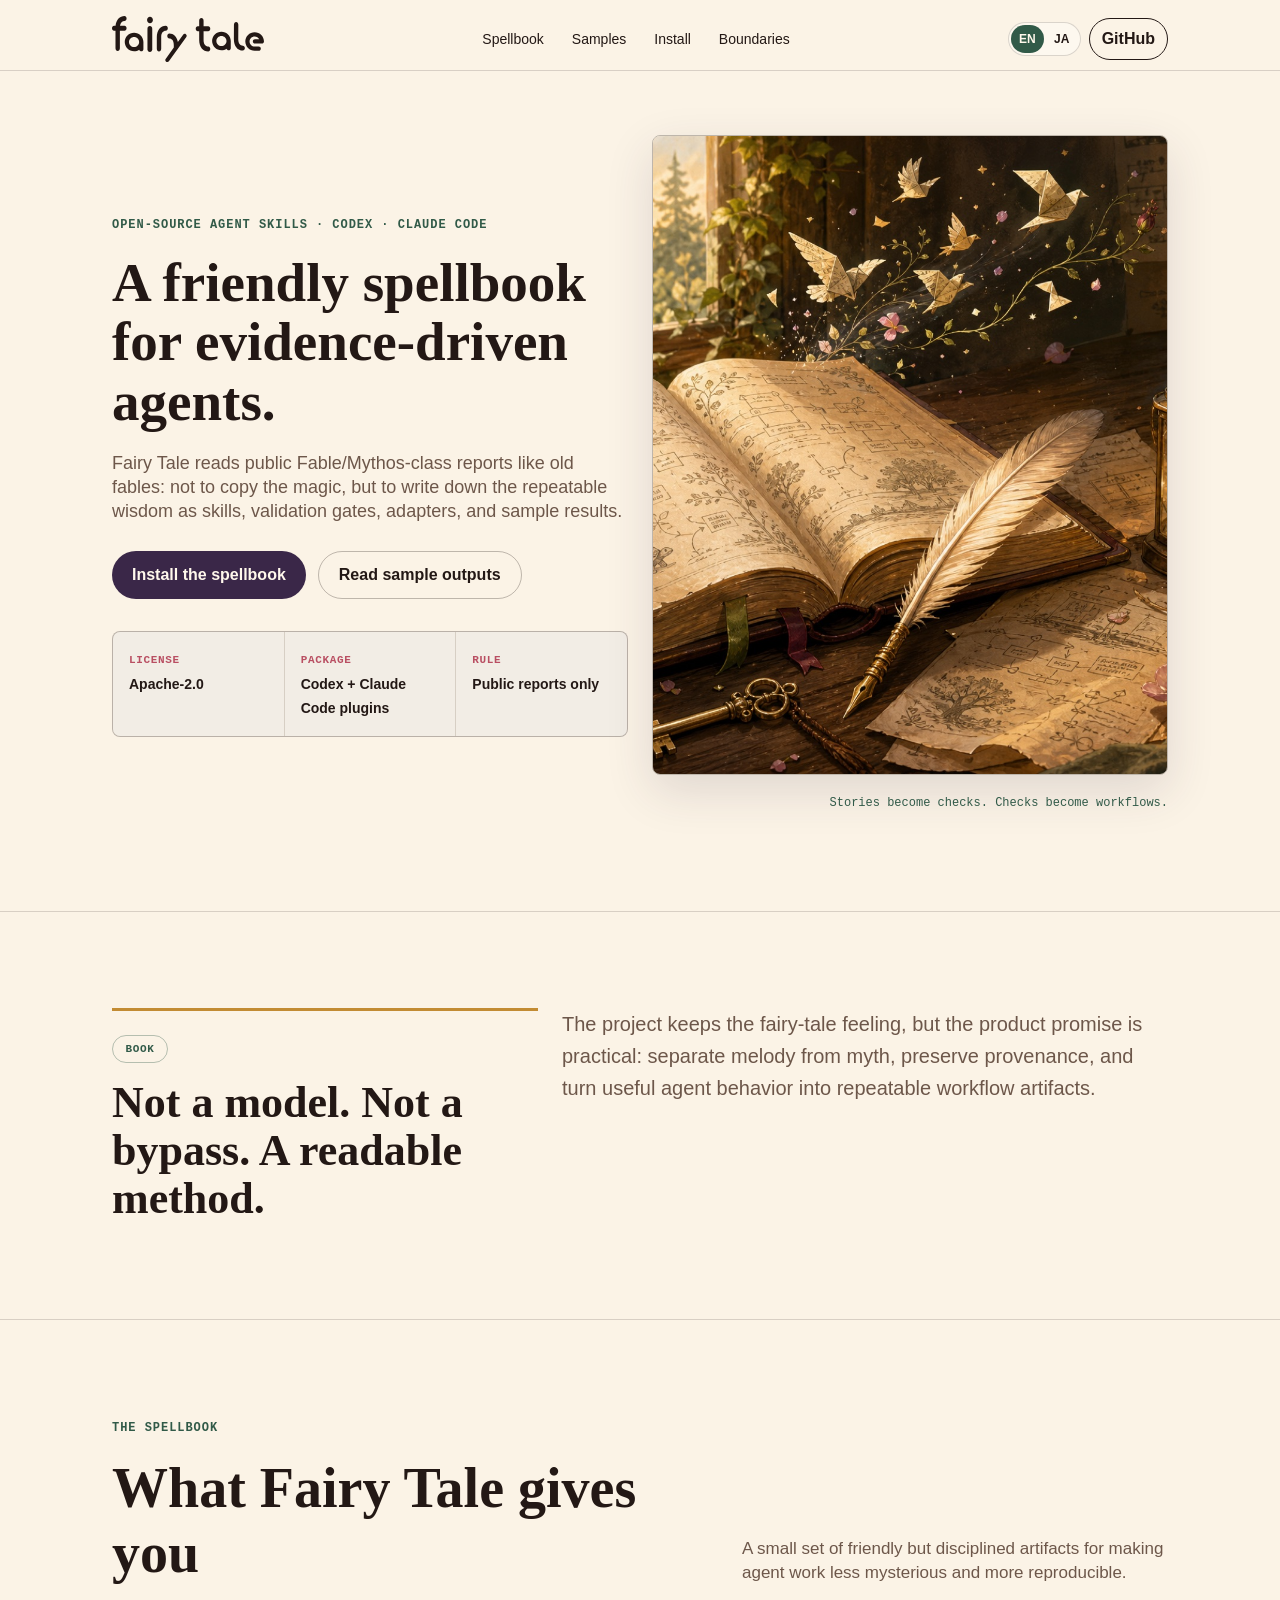
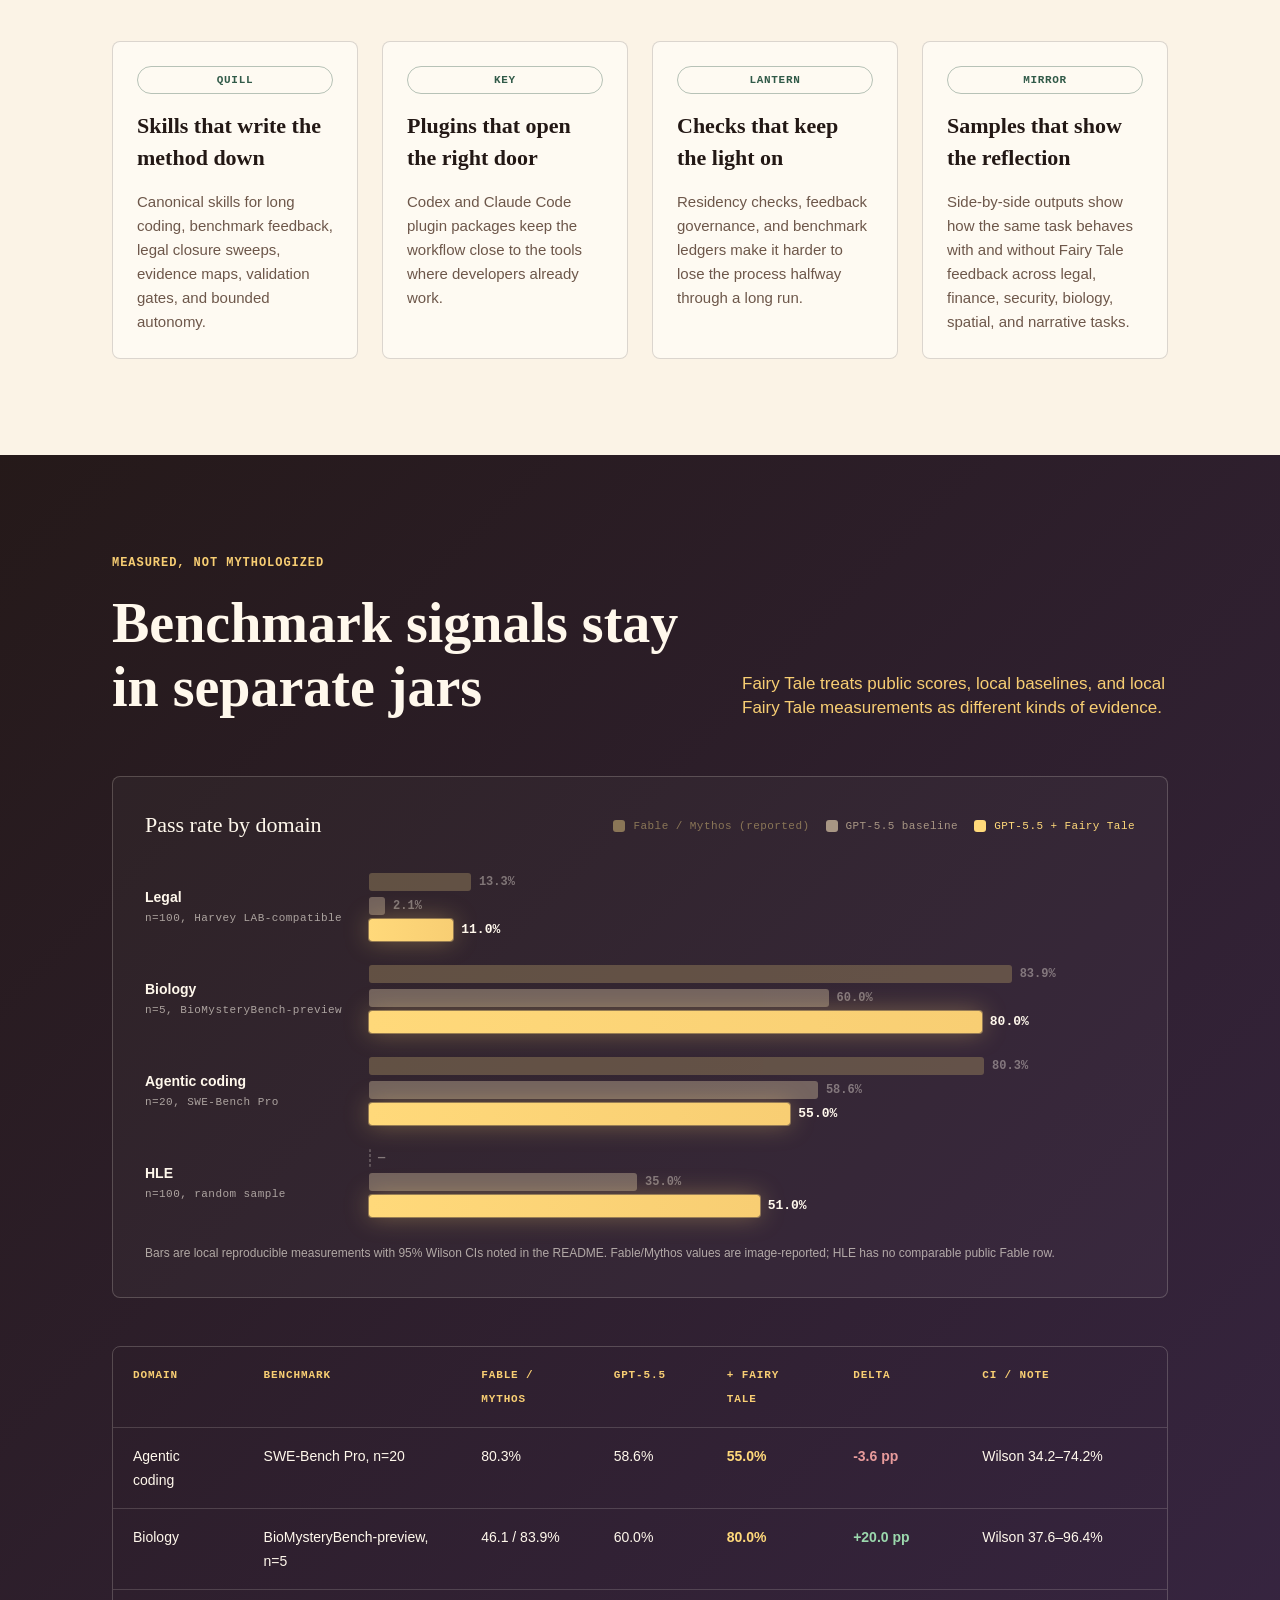
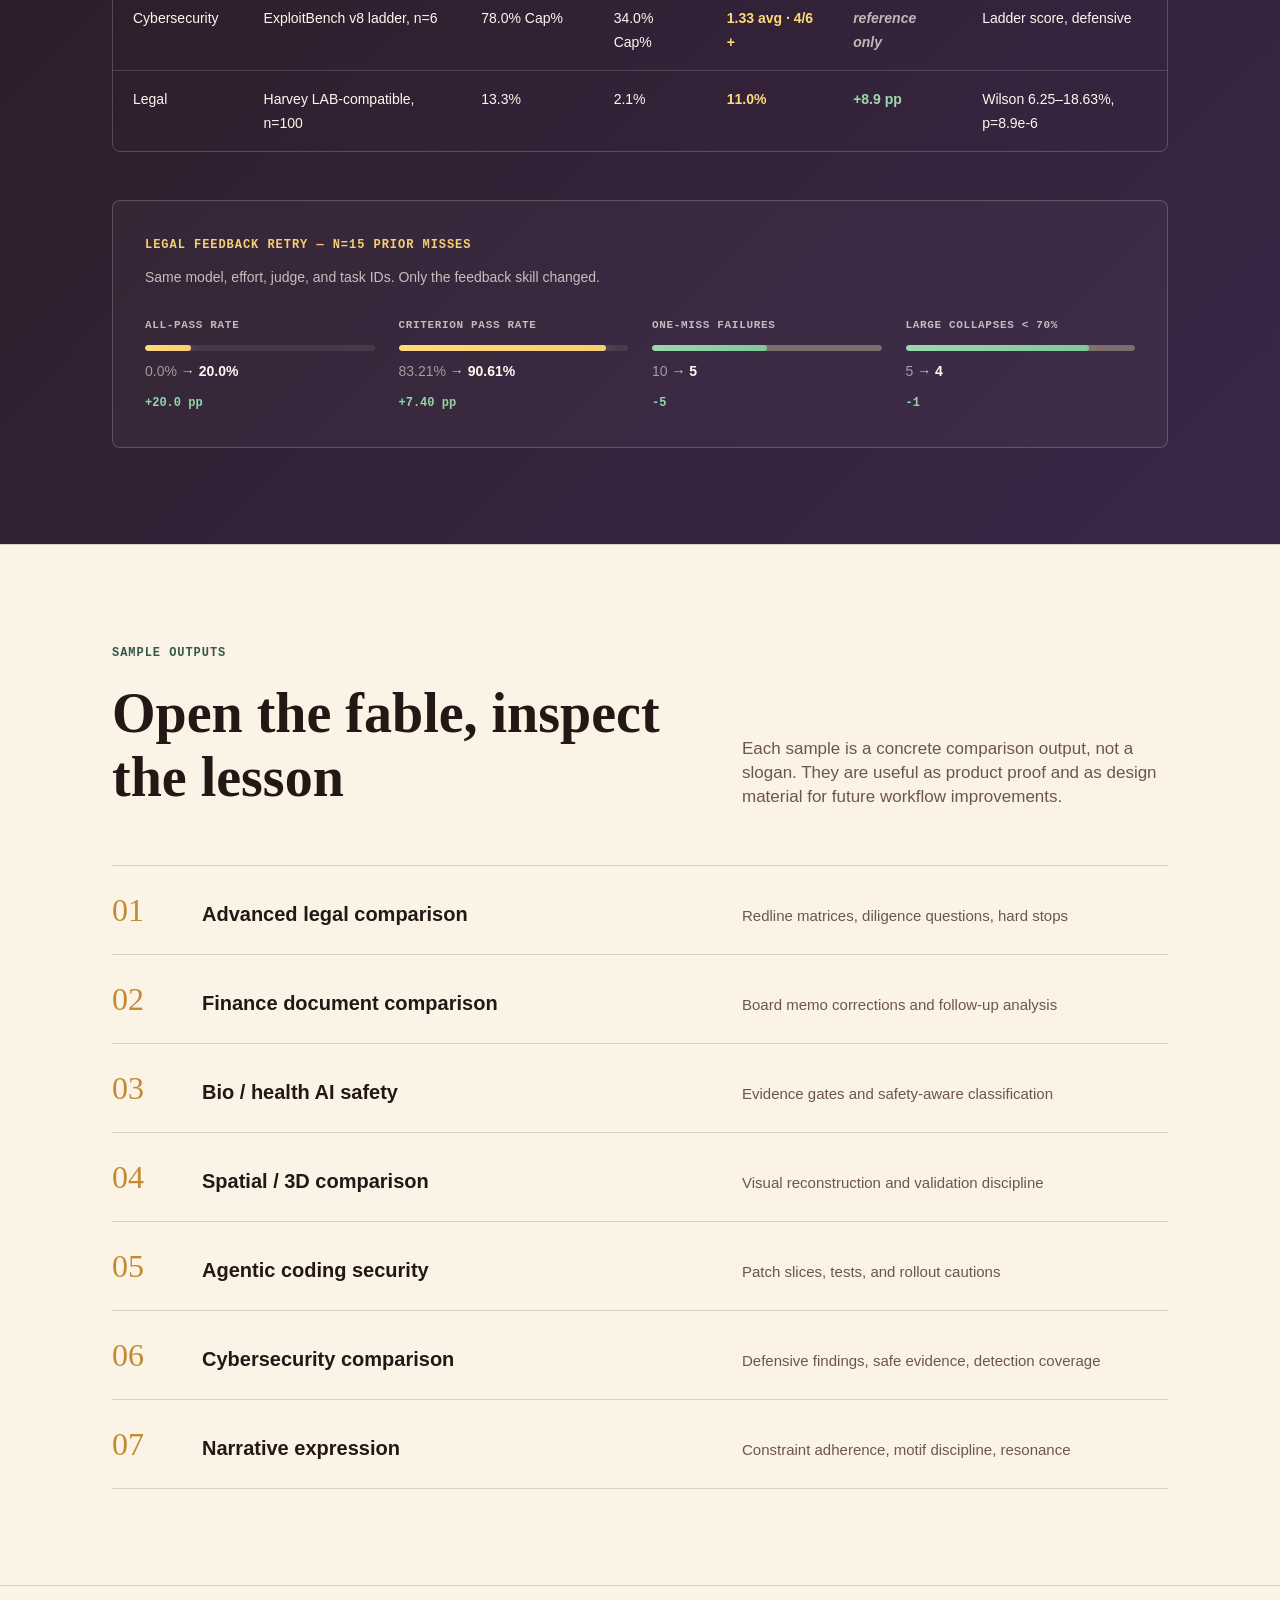
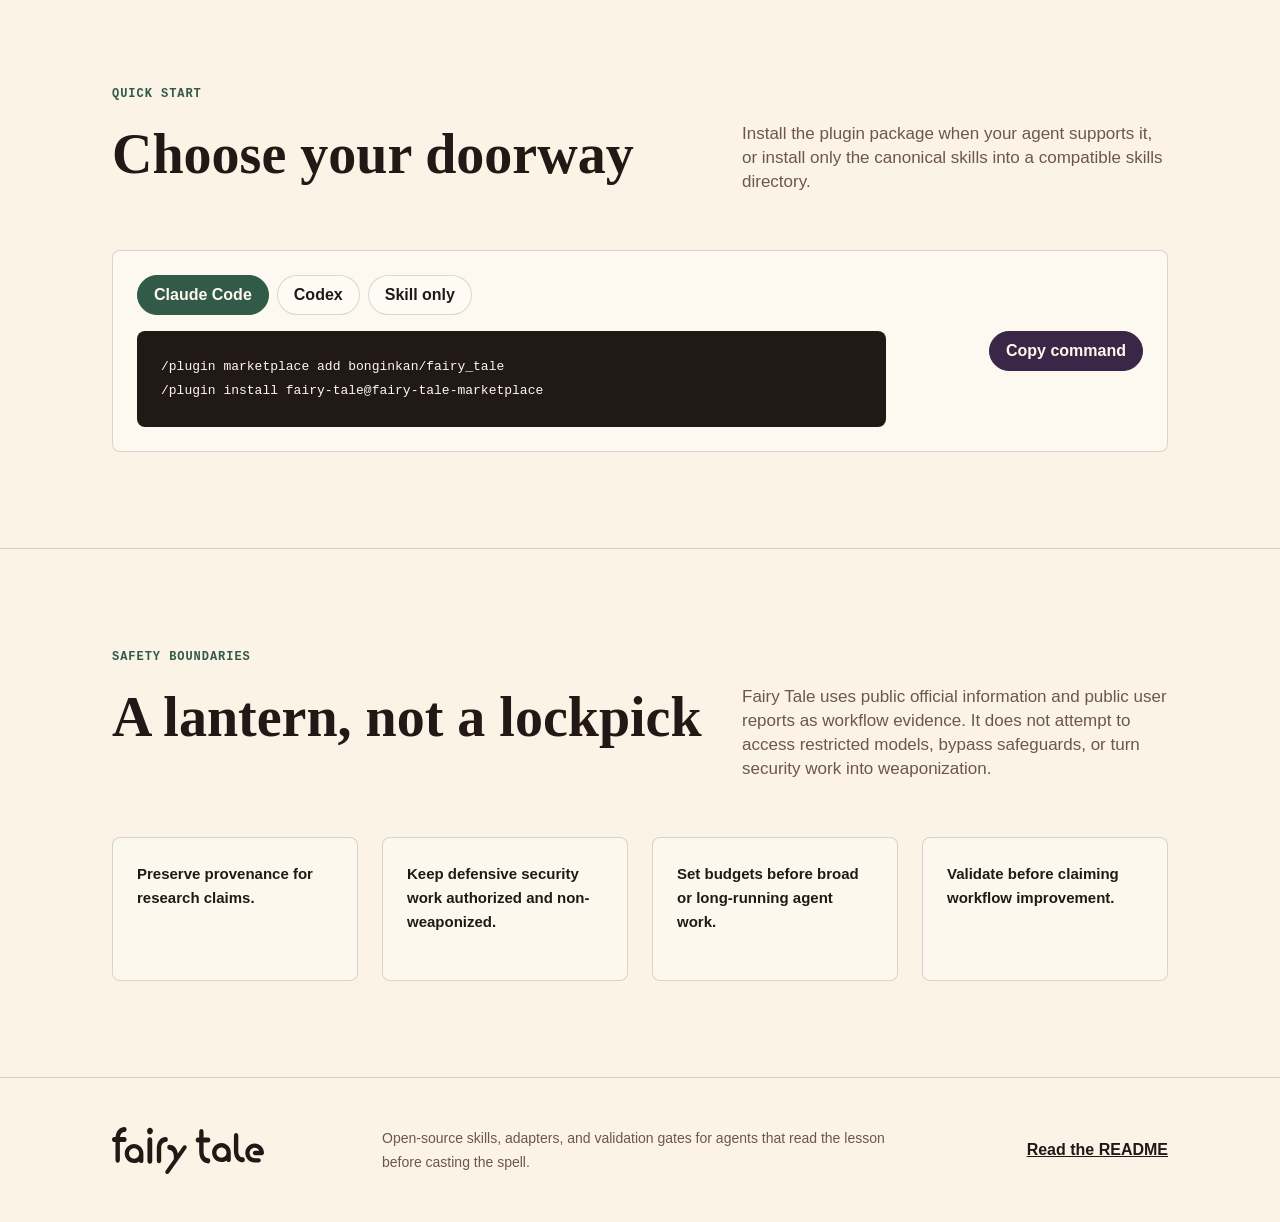
<file: lp/index.html>
<!doctype html>
<html lang="en">
  <head>
    <meta charset="utf-8">
    <meta name="viewport" content="width=device-width, initial-scale=1">
    <title>Fairy Tale - Friendly workflow spells for evidence-driven agents</title>
    <meta
      name="description"
      content="Fairy Tale is an open-source collection of agent skills, plugin packages, validation gates, and sample results that translate public Fable/Mythos reports into reproducible workflows."
    >
    <meta name="theme-color" content="#f5ead8">
    <meta property="og:title" content="Fairy Tale - Open-source workflow skills for agents">
    <meta
      property="og:description"
      content="Turn public Fable/Mythos-class reports into friendly, reproducible agent workflows for Codex, Claude Code, and skill-compatible assistants."
    >
    <meta property="og:type" content="website">
    <meta property="og:image" content="https://fairytale.run/assets/fable-workbench-og.jpg">
    <meta property="og:image:width" content="1200">
    <meta property="og:image:height" content="630">
    <meta property="og:url" content="https://fairytale.run/">
    <meta name="twitter:card" content="summary_large_image">
    <meta name="twitter:image" content="https://fairytale.run/assets/fable-workbench-og.jpg">
    <link rel="icon" href="assets/fairy-tale-wordmark.svg" type="image/svg+xml">
    <link rel="alternate" hreflang="en" href="./">
    <link rel="alternate" hreflang="ja" href="ja/">
    <link rel="stylesheet" href="styles.css">
    <script type="application/ld+json">
      {
        "@context": "https://schema.org",
        "@type": "SoftwareSourceCode",
        "name": "Fairy Tale",
        "description": "Open-source workflow augmentation skills, plugins, validation gates, adapters, and sample results for evidence-driven coding agents.",
        "programmingLanguage": ["Python", "Rust", "Markdown", "JSON"],
        "license": "https://www.apache.org/licenses/LICENSE-2.0",
        "codeRepository": "https://github.com/bonginkan/fairy_tale",
        "applicationCategory": "DeveloperTool"
      }
    </script>
  </head>
  <body>
    <a class="skip-link" href="#main">Skip to content</a>

    <header class="site-header" aria-label="Primary navigation">
      <div class="wrap">
        <a class="brand" href="#top" aria-label="Fairy Tale home">
          <img src="assets/fairy-tale-wordmark.svg" alt="Fairy Tale wordmark">
        </a>
        <nav class="nav-links" aria-label="Page sections">
          <a href="#spellbook">Spellbook</a>
          <a href="#samples">Samples</a>
          <a href="#install">Install</a>
          <a href="#boundaries">Boundaries</a>
        </nav>
        <div class="header-actions">
          <div class="lang-switch" aria-label="Language switcher">
            <a class="active" href="./" hreflang="en" aria-current="page">EN</a>
            <a href="ja/" hreflang="ja">JA</a>
          </div>
          <a class="github-link" href="https://github.com/bonginkan/fairy_tale">GitHub</a>
        </div>
      </div>
    </header>

    <main id="main">
      <section class="hero" id="top" aria-labelledby="hero-title">
        <div class="wrap">
          <div class="band">
            <div class="hero-copy">
              <p class="eyebrow">Open-source agent skills · Codex · Claude Code</p>
              <h1 id="hero-title">A friendly spellbook for evidence-driven agents.</h1>
              <p class="hero-lede">
                Fairy Tale reads public Fable/Mythos-class reports like old fables:
                not to copy the magic, but to write down the repeatable wisdom as
                skills, validation gates, adapters, and sample results.
              </p>
              <p class="hero-tagline" aria-hidden="true">Stories become checks. Checks become workflows.</p>
              <div class="hero-actions" aria-label="Primary actions">
                <a class="button primary" href="#install">Install the spellbook</a>
                <a class="button secondary" href="#samples">Read sample outputs</a>
              </div>
              <dl class="trust-strip" aria-label="Project signals">
                <div>
                  <dt>License</dt>
                  <dd>Apache-2.0</dd>
                </div>
                <div>
                  <dt>Package</dt>
                  <dd>Codex + Claude Code plugins</dd>
                </div>
                <div>
                  <dt>Rule</dt>
                  <dd>Public reports only</dd>
                </div>
              </dl>
            </div>

            <figure class="hero-art">
              <img
                src="assets/fable-workbench.jpg"
                alt="An open fable book with a feather pen, key, lantern, and paper birds rising from the page"
                width="1600"
                height="1067"
                loading="eager"
                decoding="async"
              >
              <figcaption>Stories become checks. Checks become workflows.</figcaption>
            </figure>
          </div>
        </div>
      </section>

      <section class="intro-band" aria-label="Core idea">
        <div class="wrap">
          <div class="band">
            <div class="symbol-card">
              <span class="symbol-mark" aria-hidden="true">book</span>
              <h2>Not a model. Not a bypass. A readable method.</h2>
            </div>
            <p class="intro-text">
              The project keeps the fairy-tale feeling, but the product promise is
              practical: separate melody from myth, preserve provenance, and turn
              useful agent behavior into repeatable workflow artifacts.
            </p>
          </div>
        </div>
      </section>

      <section class="section spellbook" id="spellbook" aria-labelledby="spellbook-title">
        <div class="wrap">
          <div class="section-heading">
            <div class="section-kicker">The Spellbook</div>
            <h2 id="spellbook-title">What Fairy Tale gives you</h2>
            <p>
              A small set of friendly but disciplined artifacts for making agent
              work less mysterious and more reproducible.
            </p>
          </div>

          <div class="feature-grid">
            <article>
              <span class="feature-icon">quill</span>
              <h3>Skills that write the method down</h3>
              <p>
                Canonical skills for long coding, benchmark feedback, legal
                closure sweeps, evidence maps, validation gates, and bounded
                autonomy.
              </p>
            </article>
            <article>
              <span class="feature-icon">key</span>
              <h3>Plugins that open the right door</h3>
              <p>
                Codex and Claude Code plugin packages keep the workflow close to
                the tools where developers already work.
              </p>
            </article>
            <article>
              <span class="feature-icon">lantern</span>
              <h3>Checks that keep the light on</h3>
              <p>
                Residency checks, feedback governance, and benchmark ledgers make
                it harder to lose the process halfway through a long run.
              </p>
            </article>
            <article>
              <span class="feature-icon">mirror</span>
              <h3>Samples that show the reflection</h3>
              <p>
                Side-by-side outputs show how the same task behaves with and
                without Fairy Tale feedback across legal, finance, security,
                biology, spatial, and narrative tasks.
              </p>
            </article>
          </div>
        </div>
      </section>

      <section class="section snapshot" aria-labelledby="snapshot-title">
        <div class="wrap">
          <div class="section-heading">
            <div class="section-kicker">Measured, Not Mythologized</div>
            <h2 id="snapshot-title">Benchmark signals stay in separate jars</h2>
            <p>
              Fairy Tale treats public scores, local baselines, and local
              Fairy Tale measurements as different kinds of evidence.
            </p>
          </div>

          <!-- Bar chart: pass-rate comparison across domains -->
          <figure class="chart" aria-label="Pass rate comparison across domains">
            <figcaption class="chart-caption">
              <span class="chart-title">Pass rate by domain</span>
              <span class="chart-legend" aria-hidden="true">
                <span class="lg lg-fable">Fable / Mythos (reported)</span>
                <span class="lg lg-base">GPT-5.5 baseline</span>
                <span class="lg lg-ft">GPT-5.5 + Fairy Tale</span>
              </span>
            </figcaption>
            <div class="chart-grid" role="img" aria-label="Pass rate chart">
              <div class="chart-row">
                <div class="chart-label">Legal<br><small>n=100, Harvey LAB-compatible</small></div>
                <div class="chart-bars">
                  <div class="bar bar-fable" style="--v:13.3"><span>13.3%</span></div>
                  <div class="bar bar-base"  style="--v:2.1"><span>2.1%</span></div>
                  <div class="bar bar-ft"    style="--v:11.0"><span>11.0%</span></div>
                </div>
              </div>
              <div class="chart-row">
                <div class="chart-label">Biology<br><small>n=5, BioMysteryBench-preview</small></div>
                <div class="chart-bars">
                  <div class="bar bar-fable" style="--v:83.9"><span>83.9%</span></div>
                  <div class="bar bar-base"  style="--v:60.0"><span>60.0%</span></div>
                  <div class="bar bar-ft"    style="--v:80.0"><span>80.0%</span></div>
                </div>
              </div>
              <div class="chart-row">
                <div class="chart-label">Agentic coding<br><small>n=20, SWE-Bench Pro</small></div>
                <div class="chart-bars">
                  <div class="bar bar-fable" style="--v:80.3"><span>80.3%</span></div>
                  <div class="bar bar-base"  style="--v:58.6"><span>58.6%</span></div>
                  <div class="bar bar-ft"    style="--v:55.0"><span>55.0%</span></div>
                </div>
              </div>
              <div class="chart-row">
                <div class="chart-label">HLE<br><small>n=100, random sample</small></div>
                <div class="chart-bars">
                  <div class="bar bar-fable bar-na" style="--v:0"><span>—</span></div>
                  <div class="bar bar-base"  style="--v:35.0"><span>35.0%</span></div>
                  <div class="bar bar-ft"    style="--v:51.0"><span>51.0%</span></div>
                </div>
              </div>
            </div>
            <p class="chart-note">
              Bars are local reproducible measurements with 95% Wilson CIs noted
              in the README. Fable/Mythos values are image-reported; HLE has no
              comparable public Fable row.
            </p>
          </figure>

          <!-- Detailed table -->
          <div class="snapshot-table" role="region" aria-label="Benchmark detail table" tabindex="0">
            <table>
              <thead>
                <tr>
                  <th>Domain</th>
                  <th>Benchmark</th>
                  <th>Fable / Mythos</th>
                  <th>GPT-5.5</th>
                  <th>+ Fairy Tale</th>
                  <th>Delta</th>
                  <th>CI / note</th>
                </tr>
              </thead>
              <tbody>
                <tr>
                  <td>Agentic coding</td>
                  <td>SWE-Bench Pro, n=20</td>
                  <td>80.3%</td>
                  <td>58.6%</td>
                  <td class="ft">55.0%</td>
                  <td class="neg">-3.6 pp</td>
                  <td>Wilson 34.2–74.2%</td>
                </tr>
                <tr>
                  <td>Biology</td>
                  <td>BioMysteryBench-preview, n=5</td>
                  <td>46.1 / 83.9%</td>
                  <td>60.0%</td>
                  <td class="ft">80.0%</td>
                  <td class="pos">+20.0 pp</td>
                  <td>Wilson 37.6–96.4%</td>
                </tr>
                <tr>
                  <td>Cybersecurity</td>
                  <td>ExploitBench v8 ladder, n=6</td>
                  <td>78.0% Cap%</td>
                  <td>34.0% Cap%</td>
                  <td class="ft">1.33 avg · 4/6 +</td>
                  <td class="ref">reference only</td>
                  <td>Ladder score, defensive</td>
                </tr>
                <tr>
                  <td>Legal</td>
                  <td>Harvey LAB-compatible, n=100</td>
                  <td>13.3%</td>
                  <td>2.1%</td>
                  <td class="ft">11.0%</td>
                  <td class="pos">+8.9 pp</td>
                  <td>Wilson 6.25–18.63%, p=8.9e-6</td>
                </tr>
              </tbody>
            </table>
          </div>

          <!-- Legal feedback retry — metric cards -->
          <div class="metric-block">
            <div class="metric-block-head">
              <div class="section-kicker">Legal Feedback Retry — n=15 prior misses</div>
              <p>Same model, effort, judge, and task IDs. Only the feedback skill changed.</p>
            </div>
            <div class="metric-grid">
              <div class="metric">
                <span class="metric-label">All-pass rate</span>
                <span class="metric-bar"><span class="metric-from" style="--w:0"></span><span class="metric-to" style="--w:20"></span></span>
                <span class="metric-values"><b>0.0%</b> → <strong>20.0%</strong></span>
                <span class="metric-delta pos">+20.0 pp</span>
              </div>
              <div class="metric">
                <span class="metric-label">Criterion pass rate</span>
                <span class="metric-bar"><span class="metric-from" style="--w:83.21"></span><span class="metric-to" style="--w:90.61"></span></span>
                <span class="metric-values"><b>83.21%</b> → <strong>90.61%</strong></span>
                <span class="metric-delta pos">+7.40 pp</span>
              </div>
              <div class="metric">
                <span class="metric-label">One-miss failures</span>
                <span class="metric-bar metric-bar-inv"><span class="metric-from" style="--w:100"></span><span class="metric-to" style="--w:50"></span></span>
                <span class="metric-values"><b>10</b> → <strong>5</strong></span>
                <span class="metric-delta pos">-5</span>
              </div>
              <div class="metric">
                <span class="metric-label">Large collapses &lt; 70%</span>
                <span class="metric-bar metric-bar-inv"><span class="metric-from" style="--w:100"></span><span class="metric-to" style="--w:80"></span></span>
                <span class="metric-values"><b>5</b> → <strong>4</strong></span>
                <span class="metric-delta pos">-1</span>
              </div>
            </div>
          </div>
        </div>
      </section>

      <section class="section samples" id="samples" aria-labelledby="samples-title">
        <div class="wrap">
          <div class="section-heading">
            <div class="section-kicker">Sample Outputs</div>
            <h2 id="samples-title">Open the fable, inspect the lesson</h2>
            <p>
              Each sample is a concrete comparison output, not a slogan. They are
              useful as product proof and as design material for future workflow
              improvements.
            </p>
          </div>

          <div class="sample-list">
            <a href="https://github.com/bonginkan/fairy_tale/blob/main/sample_results/01-advanced-legal-comparison.md">
              <span>01</span>
              <strong>Advanced legal comparison</strong>
              <em>Redline matrices, diligence questions, hard stops</em>
            </a>
            <a href="https://github.com/bonginkan/fairy_tale/blob/main/sample_results/02-finance-document-comparison.md">
              <span>02</span>
              <strong>Finance document comparison</strong>
              <em>Board memo corrections and follow-up analysis</em>
            </a>
            <a href="https://github.com/bonginkan/fairy_tale/blob/main/sample_results/03-bio-health-ai-safety-comparison.md">
              <span>03</span>
              <strong>Bio / health AI safety</strong>
              <em>Evidence gates and safety-aware classification</em>
            </a>
            <a href="https://github.com/bonginkan/fairy_tale/blob/main/sample_results/04-spatial-3d-comparison.md">
              <span>04</span>
              <strong>Spatial / 3D comparison</strong>
              <em>Visual reconstruction and validation discipline</em>
            </a>
            <a href="https://github.com/bonginkan/fairy_tale/blob/main/sample_results/05-agentic-coding-security-comparison.md">
              <span>05</span>
              <strong>Agentic coding security</strong>
              <em>Patch slices, tests, and rollout cautions</em>
            </a>
            <a href="https://github.com/bonginkan/fairy_tale/blob/main/sample_results/06-cybersecurity-comparison.md">
              <span>06</span>
              <strong>Cybersecurity comparison</strong>
              <em>Defensive findings, safe evidence, detection coverage</em>
            </a>
            <a href="https://github.com/bonginkan/fairy_tale/blob/main/sample_results/07-narrative-expression-comparison.md">
              <span>07</span>
              <strong>Narrative expression</strong>
              <em>Constraint adherence, motif discipline, resonance</em>
            </a>
          </div>
        </div>
      </section>

      <section class="section install" id="install" aria-labelledby="install-title">
        <div class="wrap">
          <div class="section-heading">
            <div class="section-kicker">Quick Start</div>
            <h2 id="install-title">Choose your doorway</h2>
            <p>
              Install the plugin package when your agent supports it, or install
              only the canonical skills into a compatible skills directory.
            </p>
          </div>

          <div class="command-panel">
            <div class="tabs" role="tablist" aria-label="Install methods">
              <button class="tab active" type="button" role="tab" aria-selected="true" aria-controls="cmd-claude" id="tab-claude">
                Claude Code
              </button>
              <button class="tab" type="button" role="tab" aria-selected="false" aria-controls="cmd-codex" id="tab-codex">
                Codex
              </button>
              <button class="tab" type="button" role="tab" aria-selected="false" aria-controls="cmd-skills" id="tab-skills">
                Skill only
              </button>
            </div>
            <div class="command-body">
              <pre id="cmd-claude" role="tabpanel" aria-labelledby="tab-claude"><code>/plugin marketplace add bonginkan/fairy_tale
/plugin install fairy-tale@fairy-tale-marketplace</code></pre>
              <pre id="cmd-codex" role="tabpanel" aria-labelledby="tab-codex" hidden><code>codex plugin marketplace add bonginkan/fairy_tale</code></pre>
              <pre id="cmd-skills" role="tabpanel" aria-labelledby="tab-skills" hidden><code>mkdir -p "$HOME/.codex/skills"
curl -fsSL https://raw.githubusercontent.com/bonginkan/fairy_tale/main/install.sh | sh -s -- --agent codex</code></pre>
            </div>
            <button class="copy-button" type="button">Copy command</button>
          </div>
        </div>
      </section>

      <section class="section boundaries" id="boundaries" aria-labelledby="boundaries-title">
        <div class="wrap">
          <div class="section-heading">
            <div class="section-kicker">Safety Boundaries</div>
            <h2 id="boundaries-title">A lantern, not a lockpick</h2>
            <p>
              Fairy Tale uses public official information and public user reports
              as workflow evidence. It does not attempt to access restricted
              models, bypass safeguards, or turn security work into weaponization.
            </p>
          </div>

          <ul class="boundary-list">
            <li>Preserve provenance for research claims.</li>
            <li>Keep defensive security work authorized and non-weaponized.</li>
            <li>Set budgets before broad or long-running agent work.</li>
            <li>Validate before claiming workflow improvement.</li>
          </ul>
        </div>
      </section>
    </main>

    <footer class="site-footer">
      <div class="wrap">
        <img src="assets/fairy-tale-wordmark.svg" alt="Fairy Tale wordmark">
        <p>
          Open-source skills, adapters, and validation gates for agents that read
          the lesson before casting the spell.
        </p>
        <a href="https://github.com/bonginkan/fairy_tale/blob/main/README.md">Read the README</a>
      </div>
    </footer>

    <script src="script.js"></script>
  </body>
</html>
</file>
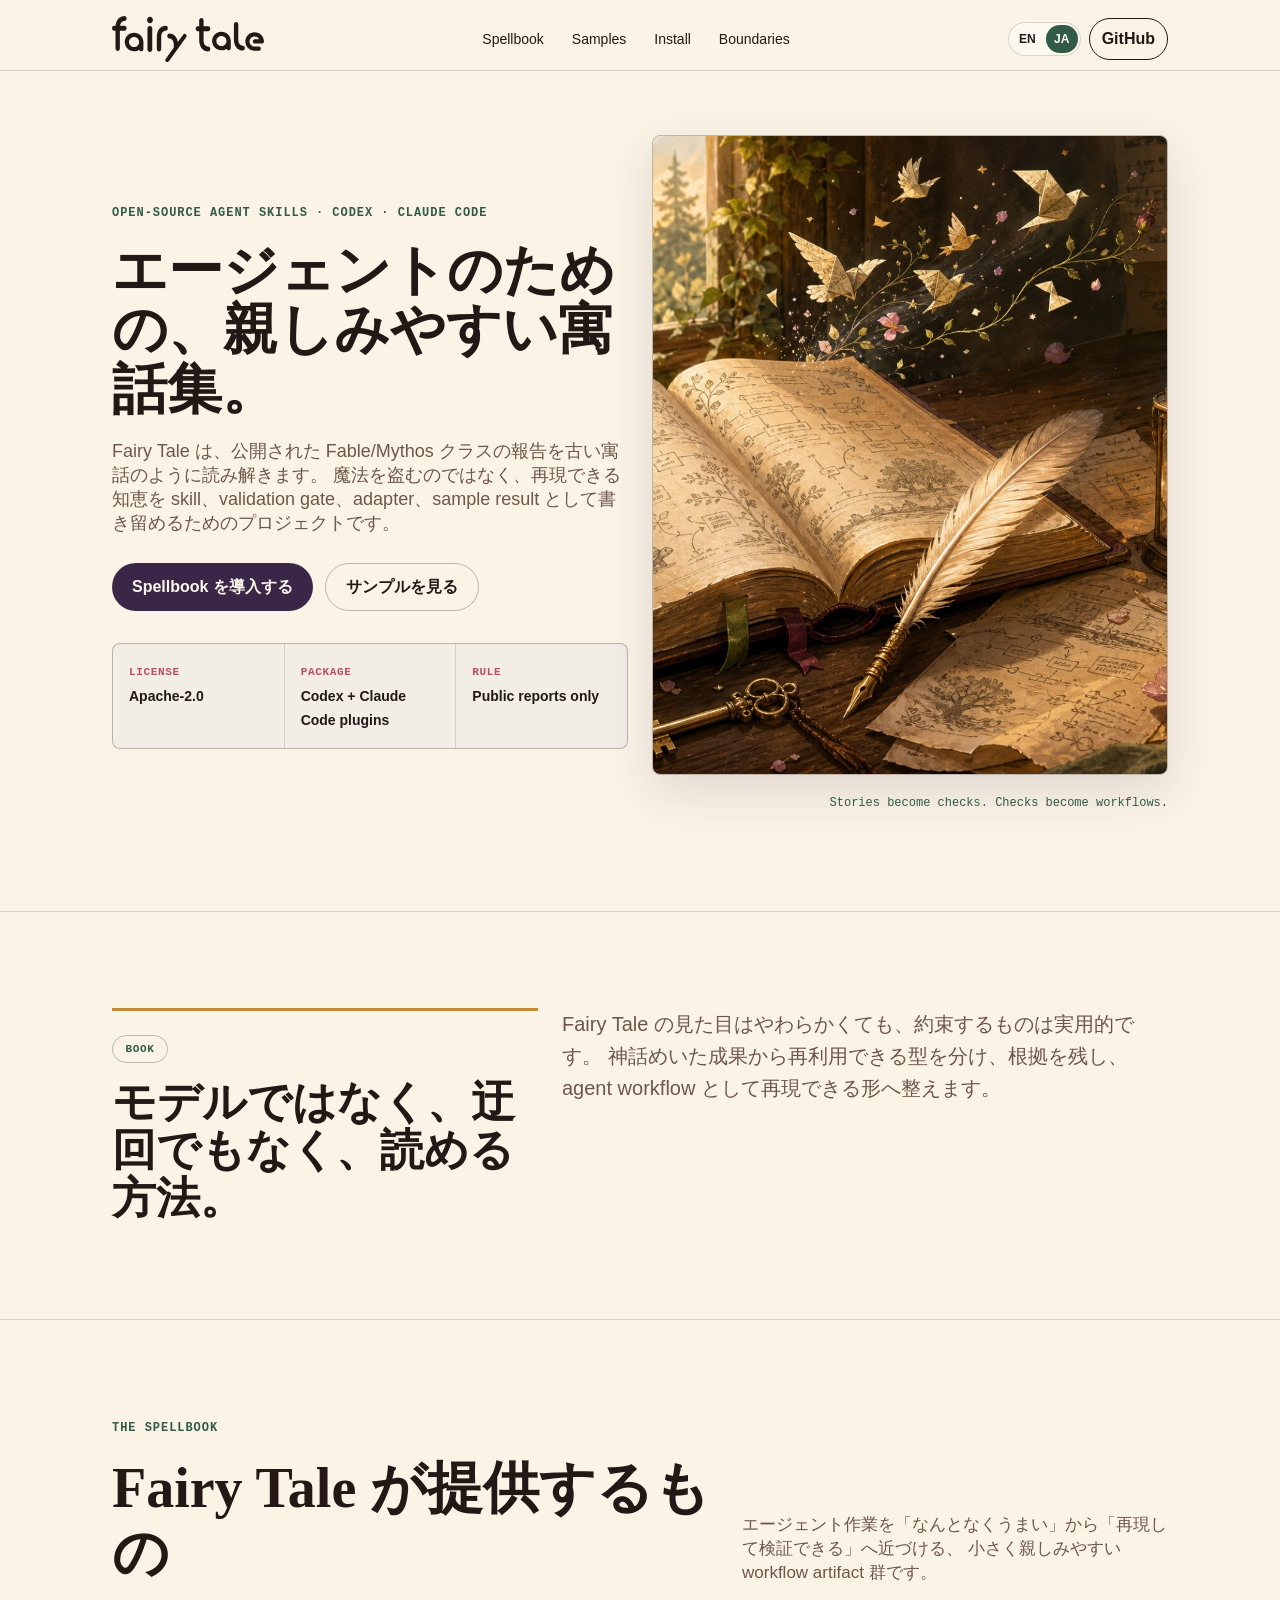
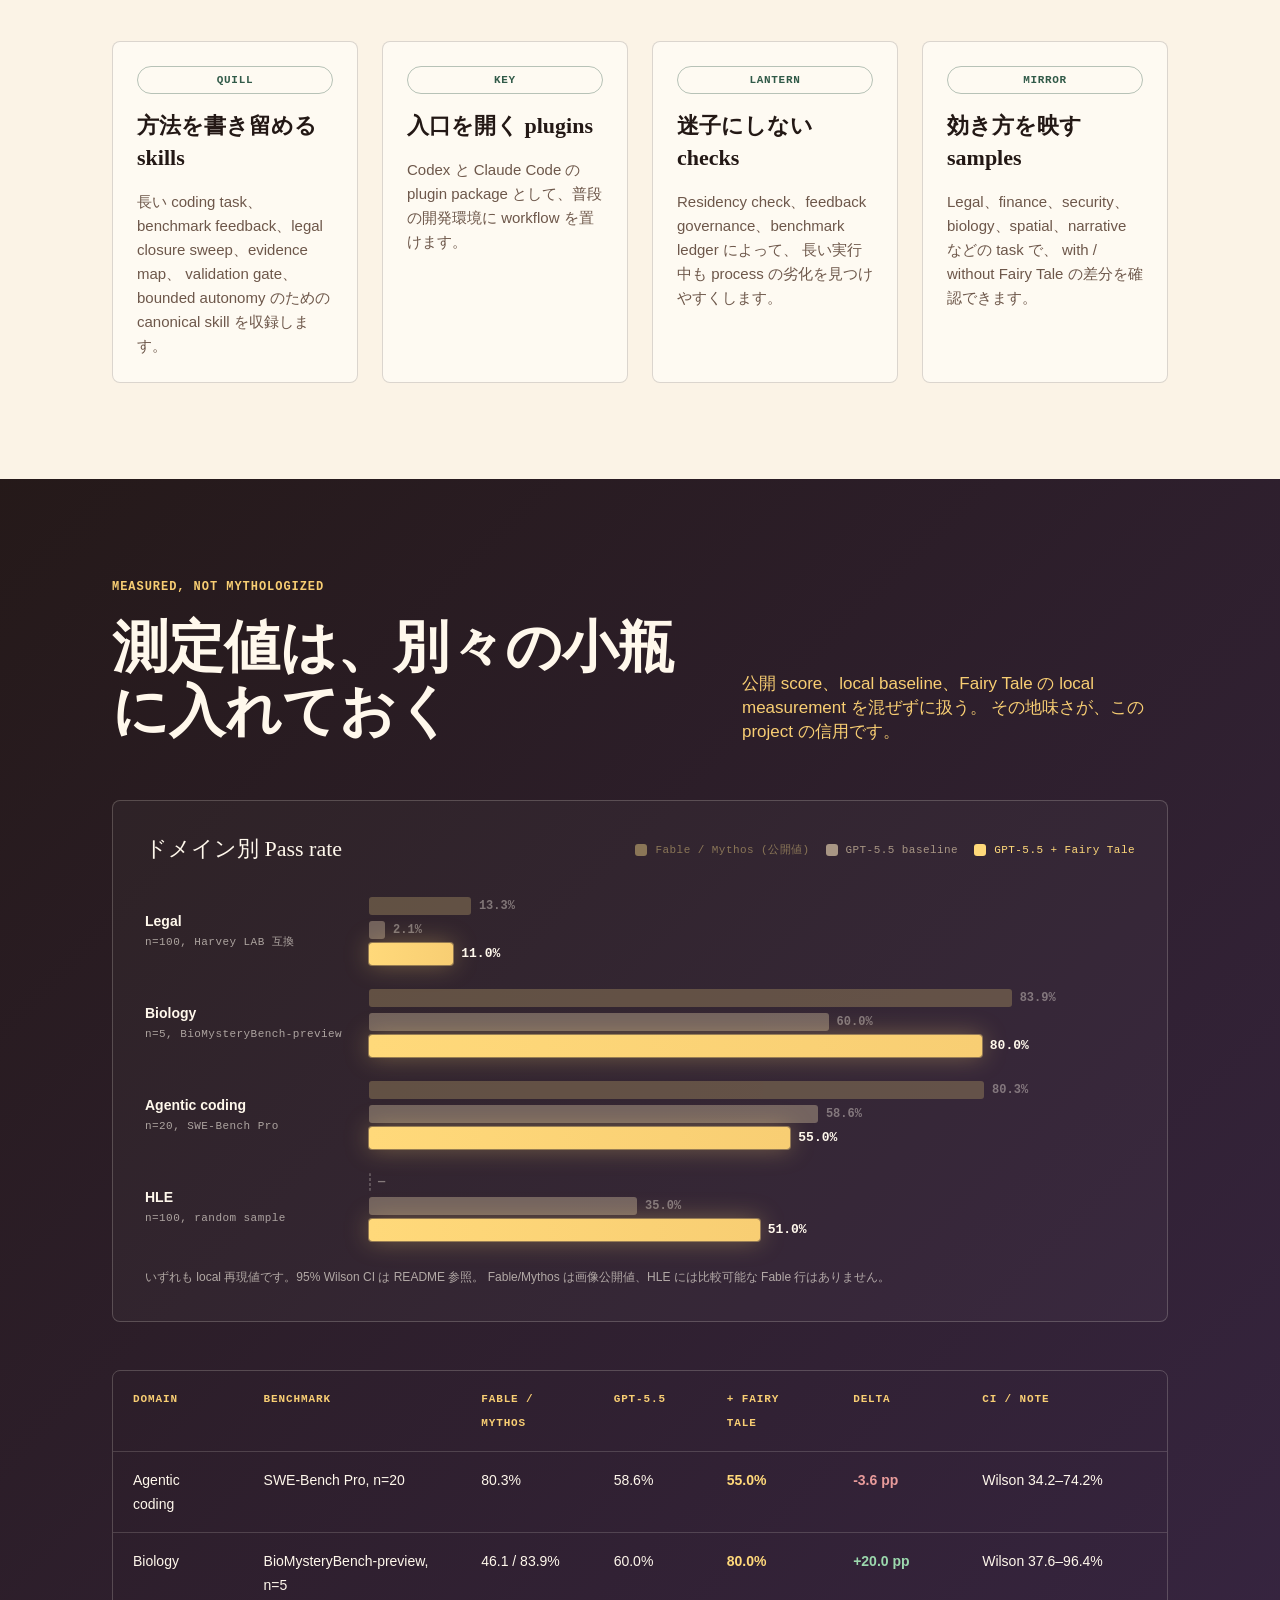
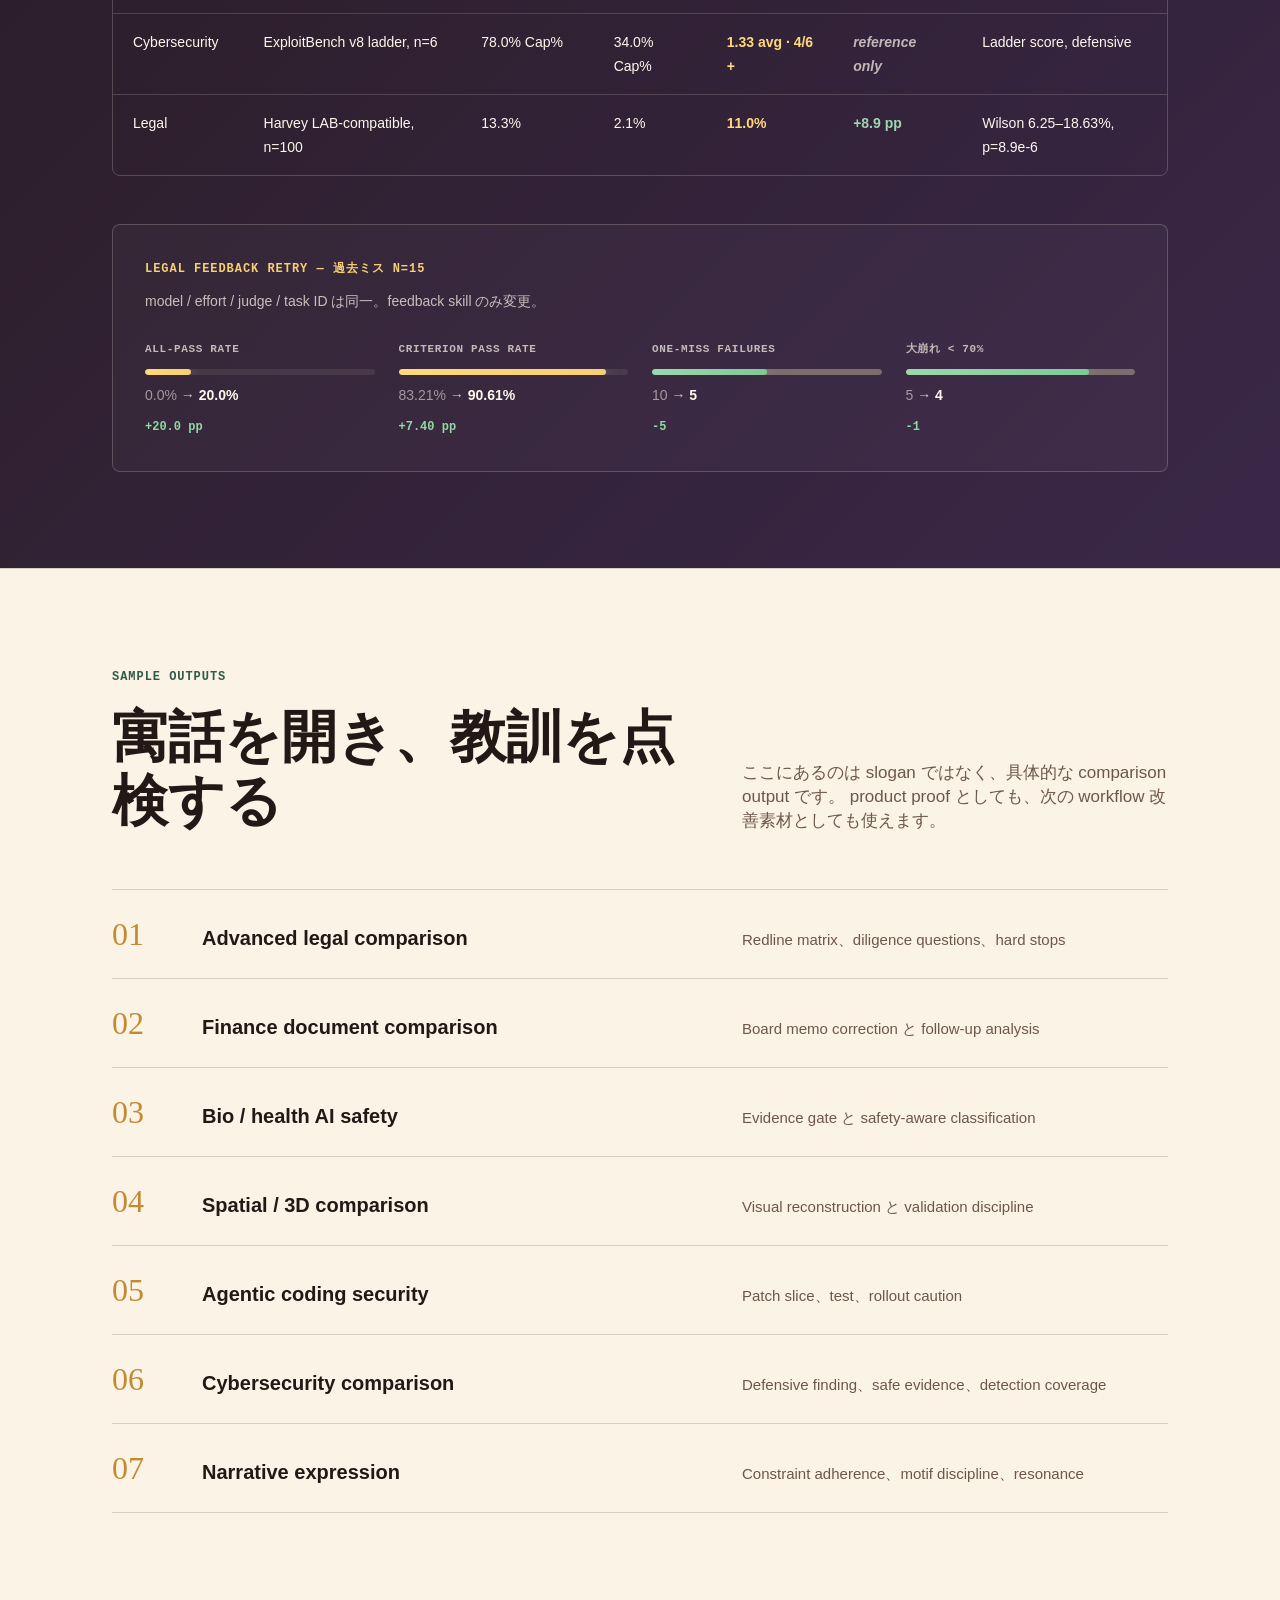
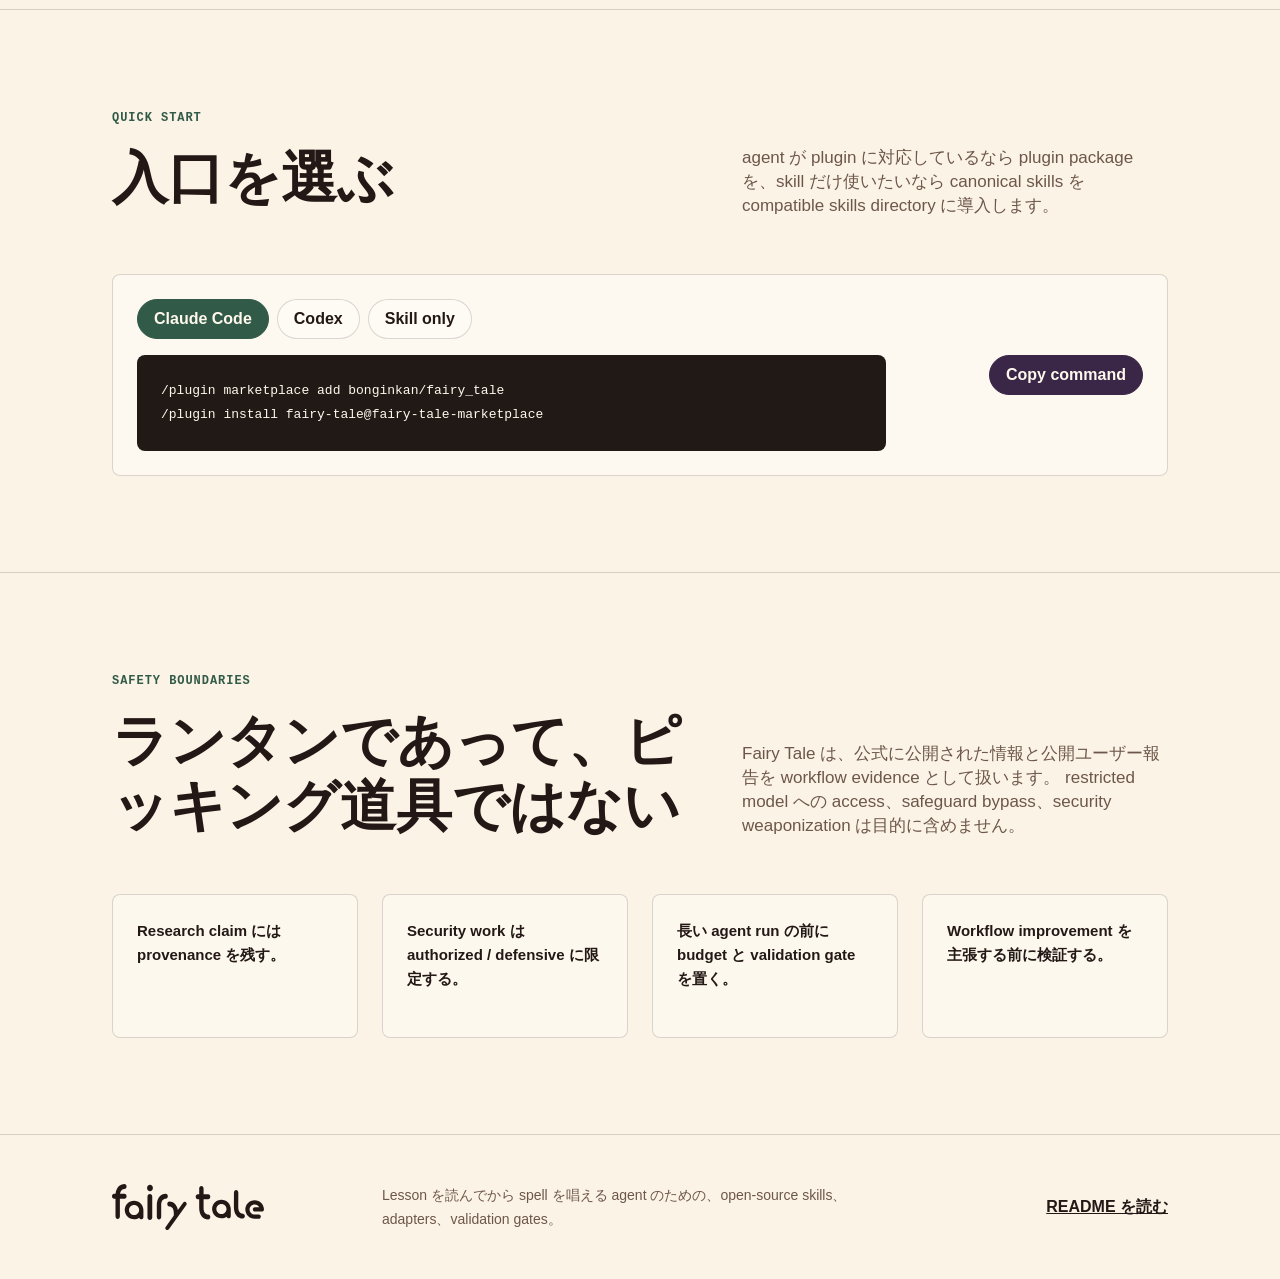
<file: lp/ja/index.html>
<!doctype html>
<html lang="ja">
  <head>
    <meta charset="utf-8">
    <meta name="viewport" content="width=device-width, initial-scale=1">
    <title>Fairy Tale - エージェントのための親しみやすいワークフロー寓話集</title>
    <meta
      name="description"
      content="Fairy Tale は、公開された Fable/Mythos レポートを、再現可能な agent skill、plugin package、validation gate、sample result へ翻訳するオープンソースプロジェクトです。"
    >
    <meta name="theme-color" content="#f5ead8">
    <meta property="og:title" content="Fairy Tale - エージェントのためのオープンソース workflow skill">
    <meta
      property="og:description"
      content="公開 Fable/Mythos レポートから、Codex、Claude Code、skill-compatible assistant で使える親しみやすい再現可能 workflow を作ります。"
    >
    <meta property="og:type" content="website">
    <meta property="og:image" content="https://fairytale.run/assets/fable-workbench-og.jpg">
    <meta property="og:image:width" content="1200">
    <meta property="og:image:height" content="630">
    <meta property="og:url" content="https://fairytale.run/ja/">
    <meta name="twitter:card" content="summary_large_image">
    <meta name="twitter:image" content="https://fairytale.run/assets/fable-workbench-og.jpg">
    <link rel="icon" href="../assets/fairy-tale-wordmark.svg" type="image/svg+xml">
    <link rel="alternate" hreflang="en" href="../">
    <link rel="alternate" hreflang="ja" href="./">
    <link rel="stylesheet" href="../styles.css">
    <script type="application/ld+json">
      {
        "@context": "https://schema.org",
        "@type": "SoftwareSourceCode",
        "name": "Fairy Tale",
        "description": "Evidence-driven coding agents のための open-source workflow augmentation skills、plugins、validation gates、adapters、sample results。",
        "programmingLanguage": ["Python", "Rust", "Markdown", "JSON"],
        "license": "https://www.apache.org/licenses/LICENSE-2.0",
        "codeRepository": "https://github.com/bonginkan/fairy_tale",
        "applicationCategory": "DeveloperTool"
      }
    </script>
  </head>
  <body>
    <a class="skip-link" href="#main">本文へスキップ</a>

    <header class="site-header" aria-label="Primary navigation">
      <div class="wrap">
        <a class="brand" href="#top" aria-label="Fairy Tale home">
          <img src="../assets/fairy-tale-wordmark.svg" alt="Fairy Tale wordmark">
        </a>
        <nav class="nav-links" aria-label="Page sections">
          <a href="#spellbook">Spellbook</a>
          <a href="#samples">Samples</a>
          <a href="#install">Install</a>
          <a href="#boundaries">Boundaries</a>
        </nav>
        <div class="header-actions">
          <div class="lang-switch" aria-label="言語切替">
            <a href="../" hreflang="en">EN</a>
            <a class="active" href="./" hreflang="ja" aria-current="page">JA</a>
          </div>
          <a class="github-link" href="https://github.com/bonginkan/fairy_tale">GitHub</a>
        </div>
      </div>
    </header>

    <main id="main">
      <section class="hero" id="top" aria-labelledby="hero-title">
        <div class="wrap">
          <div class="band">
            <div class="hero-copy">
              <p class="eyebrow">Open-source agent skills · Codex · Claude Code</p>
              <h1 id="hero-title">エージェントのための、親しみやすい寓話集。</h1>
              <p class="hero-lede">
                Fairy Tale は、公開された Fable/Mythos クラスの報告を古い寓話のように読み解きます。
                魔法を盗むのではなく、再現できる知恵を skill、validation gate、adapter、sample result
                として書き留めるためのプロジェクトです。
              </p>
              <p class="hero-tagline" aria-hidden="true">Stories become checks. Checks become workflows.</p>
              <div class="hero-actions" aria-label="Primary actions">
                <a class="button primary" href="#install">Spellbook を導入する</a>
                <a class="button secondary" href="#samples">サンプルを見る</a>
              </div>
              <dl class="trust-strip" aria-label="Project signals">
                <div>
                  <dt>License</dt>
                  <dd>Apache-2.0</dd>
                </div>
                <div>
                  <dt>Package</dt>
                  <dd>Codex + Claude Code plugins</dd>
                </div>
                <div>
                  <dt>Rule</dt>
                  <dd>Public reports only</dd>
                </div>
              </dl>
            </div>

            <figure class="hero-art">
              <img
                src="../assets/fable-workbench.jpg"
                alt="開いた寓話集、羽根ペン、鍵、ランタン、ページから舞い上がる紙片の鳥"
                width="1600"
                height="1067"
                loading="eager"
                decoding="async"
              >
              <figcaption>Stories become checks. Checks become workflows.</figcaption>
            </figure>
          </div>
        </div>
      </section>

      <section class="intro-band" aria-label="Core idea">
        <div class="wrap">
          <div class="band">
            <div class="symbol-card">
              <span class="symbol-mark" aria-hidden="true">book</span>
              <h2>モデルではなく、迂回でもなく、読める方法。</h2>
            </div>
            <p class="intro-text">
              Fairy Tale の見た目はやわらかくても、約束するものは実用的です。
              神話めいた成果から再利用できる型を分け、根拠を残し、agent workflow として再現できる形へ整えます。
            </p>
          </div>
        </div>
      </section>

      <section class="section spellbook" id="spellbook" aria-labelledby="spellbook-title">
        <div class="wrap">
          <div class="section-heading">
            <div class="section-kicker">The Spellbook</div>
            <h2 id="spellbook-title">Fairy Tale が提供するもの</h2>
            <p>
              エージェント作業を「なんとなくうまい」から「再現して検証できる」へ近づける、
              小さく親しみやすい workflow artifact 群です。
            </p>
          </div>

          <div class="feature-grid">
            <article>
              <span class="feature-icon">quill</span>
              <h3>方法を書き留める skills</h3>
              <p>
                長い coding task、benchmark feedback、legal closure sweep、evidence map、
                validation gate、bounded autonomy のための canonical skill を収録します。
              </p>
            </article>
            <article>
              <span class="feature-icon">key</span>
              <h3>入口を開く plugins</h3>
              <p>
                Codex と Claude Code の plugin package として、普段の開発環境に workflow を置けます。
              </p>
            </article>
            <article>
              <span class="feature-icon">lantern</span>
              <h3>迷子にしない checks</h3>
              <p>
                Residency check、feedback governance、benchmark ledger によって、
                長い実行中も process の劣化を見つけやすくします。
              </p>
            </article>
            <article>
              <span class="feature-icon">mirror</span>
              <h3>効き方を映す samples</h3>
              <p>
                Legal、finance、security、biology、spatial、narrative などの task で、
                with / without Fairy Tale の差分を確認できます。
              </p>
            </article>
          </div>
        </div>
      </section>

      <section class="section snapshot" aria-labelledby="snapshot-title">
        <div class="wrap">
          <div class="section-heading">
            <div class="section-kicker">Measured, Not Mythologized</div>
            <h2 id="snapshot-title">測定値は、別々の小瓶に入れておく</h2>
            <p>
              公開 score、local baseline、Fairy Tale の local measurement を混ぜずに扱う。
              その地味さが、この project の信用です。
            </p>
          </div>

          <figure class="chart" aria-label="ドメイン別 pass rate 比較">
            <figcaption class="chart-caption">
              <span class="chart-title">ドメイン別 Pass rate</span>
              <span class="chart-legend" aria-hidden="true">
                <span class="lg lg-fable">Fable / Mythos (公開値)</span>
                <span class="lg lg-base">GPT-5.5 baseline</span>
                <span class="lg lg-ft">GPT-5.5 + Fairy Tale</span>
              </span>
            </figcaption>
            <div class="chart-grid" role="img" aria-label="Pass rate chart">
              <div class="chart-row">
                <div class="chart-label">Legal<br><small>n=100, Harvey LAB 互換</small></div>
                <div class="chart-bars">
                  <div class="bar bar-fable" style="--v:13.3"><span>13.3%</span></div>
                  <div class="bar bar-base"  style="--v:2.1"><span>2.1%</span></div>
                  <div class="bar bar-ft"    style="--v:11.0"><span>11.0%</span></div>
                </div>
              </div>
              <div class="chart-row">
                <div class="chart-label">Biology<br><small>n=5, BioMysteryBench-preview</small></div>
                <div class="chart-bars">
                  <div class="bar bar-fable" style="--v:83.9"><span>83.9%</span></div>
                  <div class="bar bar-base"  style="--v:60.0"><span>60.0%</span></div>
                  <div class="bar bar-ft"    style="--v:80.0"><span>80.0%</span></div>
                </div>
              </div>
              <div class="chart-row">
                <div class="chart-label">Agentic coding<br><small>n=20, SWE-Bench Pro</small></div>
                <div class="chart-bars">
                  <div class="bar bar-fable" style="--v:80.3"><span>80.3%</span></div>
                  <div class="bar bar-base"  style="--v:58.6"><span>58.6%</span></div>
                  <div class="bar bar-ft"    style="--v:55.0"><span>55.0%</span></div>
                </div>
              </div>
              <div class="chart-row">
                <div class="chart-label">HLE<br><small>n=100, random sample</small></div>
                <div class="chart-bars">
                  <div class="bar bar-fable bar-na" style="--v:0"><span>—</span></div>
                  <div class="bar bar-base"  style="--v:35.0"><span>35.0%</span></div>
                  <div class="bar bar-ft"    style="--v:51.0"><span>51.0%</span></div>
                </div>
              </div>
            </div>
            <p class="chart-note">
              いずれも local 再現値です。95% Wilson CI は README 参照。
              Fable/Mythos は画像公開値、HLE には比較可能な Fable 行はありません。
            </p>
          </figure>

          <div class="snapshot-table" role="region" aria-label="ベンチマーク詳細" tabindex="0">
            <table>
              <thead>
                <tr>
                  <th>Domain</th>
                  <th>Benchmark</th>
                  <th>Fable / Mythos</th>
                  <th>GPT-5.5</th>
                  <th>+ Fairy Tale</th>
                  <th>Delta</th>
                  <th>CI / note</th>
                </tr>
              </thead>
              <tbody>
                <tr>
                  <td>Agentic coding</td>
                  <td>SWE-Bench Pro, n=20</td>
                  <td>80.3%</td>
                  <td>58.6%</td>
                  <td class="ft">55.0%</td>
                  <td class="neg">-3.6 pp</td>
                  <td>Wilson 34.2–74.2%</td>
                </tr>
                <tr>
                  <td>Biology</td>
                  <td>BioMysteryBench-preview, n=5</td>
                  <td>46.1 / 83.9%</td>
                  <td>60.0%</td>
                  <td class="ft">80.0%</td>
                  <td class="pos">+20.0 pp</td>
                  <td>Wilson 37.6–96.4%</td>
                </tr>
                <tr>
                  <td>Cybersecurity</td>
                  <td>ExploitBench v8 ladder, n=6</td>
                  <td>78.0% Cap%</td>
                  <td>34.0% Cap%</td>
                  <td class="ft">1.33 avg · 4/6 +</td>
                  <td class="ref">reference only</td>
                  <td>Ladder score, defensive</td>
                </tr>
                <tr>
                  <td>Legal</td>
                  <td>Harvey LAB-compatible, n=100</td>
                  <td>13.3%</td>
                  <td>2.1%</td>
                  <td class="ft">11.0%</td>
                  <td class="pos">+8.9 pp</td>
                  <td>Wilson 6.25–18.63%, p=8.9e-6</td>
                </tr>
              </tbody>
            </table>
          </div>

          <div class="metric-block">
            <div class="metric-block-head">
              <div class="section-kicker">Legal Feedback Retry — 過去ミス n=15</div>
              <p>model / effort / judge / task ID は同一。feedback skill のみ変更。</p>
            </div>
            <div class="metric-grid">
              <div class="metric">
                <span class="metric-label">All-pass rate</span>
                <span class="metric-bar"><span class="metric-from" style="--w:0"></span><span class="metric-to" style="--w:20"></span></span>
                <span class="metric-values"><b>0.0%</b> → <strong>20.0%</strong></span>
                <span class="metric-delta pos">+20.0 pp</span>
              </div>
              <div class="metric">
                <span class="metric-label">Criterion pass rate</span>
                <span class="metric-bar"><span class="metric-from" style="--w:83.21"></span><span class="metric-to" style="--w:90.61"></span></span>
                <span class="metric-values"><b>83.21%</b> → <strong>90.61%</strong></span>
                <span class="metric-delta pos">+7.40 pp</span>
              </div>
              <div class="metric">
                <span class="metric-label">One-miss failures</span>
                <span class="metric-bar metric-bar-inv"><span class="metric-from" style="--w:100"></span><span class="metric-to" style="--w:50"></span></span>
                <span class="metric-values"><b>10</b> → <strong>5</strong></span>
                <span class="metric-delta pos">-5</span>
              </div>
              <div class="metric">
                <span class="metric-label">大崩れ &lt; 70%</span>
                <span class="metric-bar metric-bar-inv"><span class="metric-from" style="--w:100"></span><span class="metric-to" style="--w:80"></span></span>
                <span class="metric-values"><b>5</b> → <strong>4</strong></span>
                <span class="metric-delta pos">-1</span>
              </div>
            </div>
          </div>
        </div>
      </section>

      <section class="section samples" id="samples" aria-labelledby="samples-title">
        <div class="wrap">
          <div class="section-heading">
            <div class="section-kicker">Sample Outputs</div>
            <h2 id="samples-title">寓話を開き、教訓を点検する</h2>
            <p>
              ここにあるのは slogan ではなく、具体的な comparison output です。
              product proof としても、次の workflow 改善素材としても使えます。
            </p>
          </div>

          <div class="sample-list">
            <a href="https://github.com/bonginkan/fairy_tale/blob/main/sample_results/01-advanced-legal-comparison.md">
              <span>01</span>
              <strong>Advanced legal comparison</strong>
              <em>Redline matrix、diligence questions、hard stops</em>
            </a>
            <a href="https://github.com/bonginkan/fairy_tale/blob/main/sample_results/02-finance-document-comparison.md">
              <span>02</span>
              <strong>Finance document comparison</strong>
              <em>Board memo correction と follow-up analysis</em>
            </a>
            <a href="https://github.com/bonginkan/fairy_tale/blob/main/sample_results/03-bio-health-ai-safety-comparison.md">
              <span>03</span>
              <strong>Bio / health AI safety</strong>
              <em>Evidence gate と safety-aware classification</em>
            </a>
            <a href="https://github.com/bonginkan/fairy_tale/blob/main/sample_results/04-spatial-3d-comparison.md">
              <span>04</span>
              <strong>Spatial / 3D comparison</strong>
              <em>Visual reconstruction と validation discipline</em>
            </a>
            <a href="https://github.com/bonginkan/fairy_tale/blob/main/sample_results/05-agentic-coding-security-comparison.md">
              <span>05</span>
              <strong>Agentic coding security</strong>
              <em>Patch slice、test、rollout caution</em>
            </a>
            <a href="https://github.com/bonginkan/fairy_tale/blob/main/sample_results/06-cybersecurity-comparison.md">
              <span>06</span>
              <strong>Cybersecurity comparison</strong>
              <em>Defensive finding、safe evidence、detection coverage</em>
            </a>
            <a href="https://github.com/bonginkan/fairy_tale/blob/main/sample_results/07-narrative-expression-comparison.md">
              <span>07</span>
              <strong>Narrative expression</strong>
              <em>Constraint adherence、motif discipline、resonance</em>
            </a>
          </div>
        </div>
      </section>

      <section class="section install" id="install" aria-labelledby="install-title">
        <div class="wrap">
          <div class="section-heading">
            <div class="section-kicker">Quick Start</div>
            <h2 id="install-title">入口を選ぶ</h2>
            <p>
              agent が plugin に対応しているなら plugin package を、skill だけ使いたいなら
              canonical skills を compatible skills directory に導入します。
            </p>
          </div>

          <div class="command-panel">
            <div class="tabs" role="tablist" aria-label="Install methods">
              <button class="tab active" type="button" role="tab" aria-selected="true" aria-controls="cmd-claude" id="tab-claude">
                Claude Code
              </button>
              <button class="tab" type="button" role="tab" aria-selected="false" aria-controls="cmd-codex" id="tab-codex">
                Codex
              </button>
              <button class="tab" type="button" role="tab" aria-selected="false" aria-controls="cmd-skills" id="tab-skills">
                Skill only
              </button>
            </div>
            <div class="command-body">
              <pre id="cmd-claude" role="tabpanel" aria-labelledby="tab-claude"><code>/plugin marketplace add bonginkan/fairy_tale
/plugin install fairy-tale@fairy-tale-marketplace</code></pre>
              <pre id="cmd-codex" role="tabpanel" aria-labelledby="tab-codex" hidden><code>codex plugin marketplace add bonginkan/fairy_tale</code></pre>
              <pre id="cmd-skills" role="tabpanel" aria-labelledby="tab-skills" hidden><code>mkdir -p "$HOME/.codex/skills"
curl -fsSL https://raw.githubusercontent.com/bonginkan/fairy_tale/main/install.sh | sh -s -- --agent codex</code></pre>
            </div>
            <button class="copy-button" type="button">Copy command</button>
          </div>
        </div>
      </section>

      <section class="section boundaries" id="boundaries" aria-labelledby="boundaries-title">
        <div class="wrap">
          <div class="section-heading">
            <div class="section-kicker">Safety Boundaries</div>
            <h2 id="boundaries-title">ランタンであって、ピッキング道具ではない</h2>
            <p>
              Fairy Tale は、公式に公開された情報と公開ユーザー報告を workflow evidence として扱います。
              restricted model への access、safeguard bypass、security weaponization は目的に含めません。
            </p>
          </div>

          <ul class="boundary-list">
            <li>Research claim には provenance を残す。</li>
            <li>Security work は authorized / defensive に限定する。</li>
            <li>長い agent run の前に budget と validation gate を置く。</li>
            <li>Workflow improvement を主張する前に検証する。</li>
          </ul>
        </div>
      </section>
    </main>

    <footer class="site-footer">
      <div class="wrap">
        <img src="../assets/fairy-tale-wordmark.svg" alt="Fairy Tale wordmark">
        <p>
          Lesson を読んでから spell を唱える agent のための、open-source skills、
          adapters、validation gates。
        </p>
        <a href="https://github.com/bonginkan/fairy_tale/blob/main/README_ja.md">README を読む</a>
      </div>
    </footer>

    <script src="../script.js"></script>
  </body>
</html>
</file>
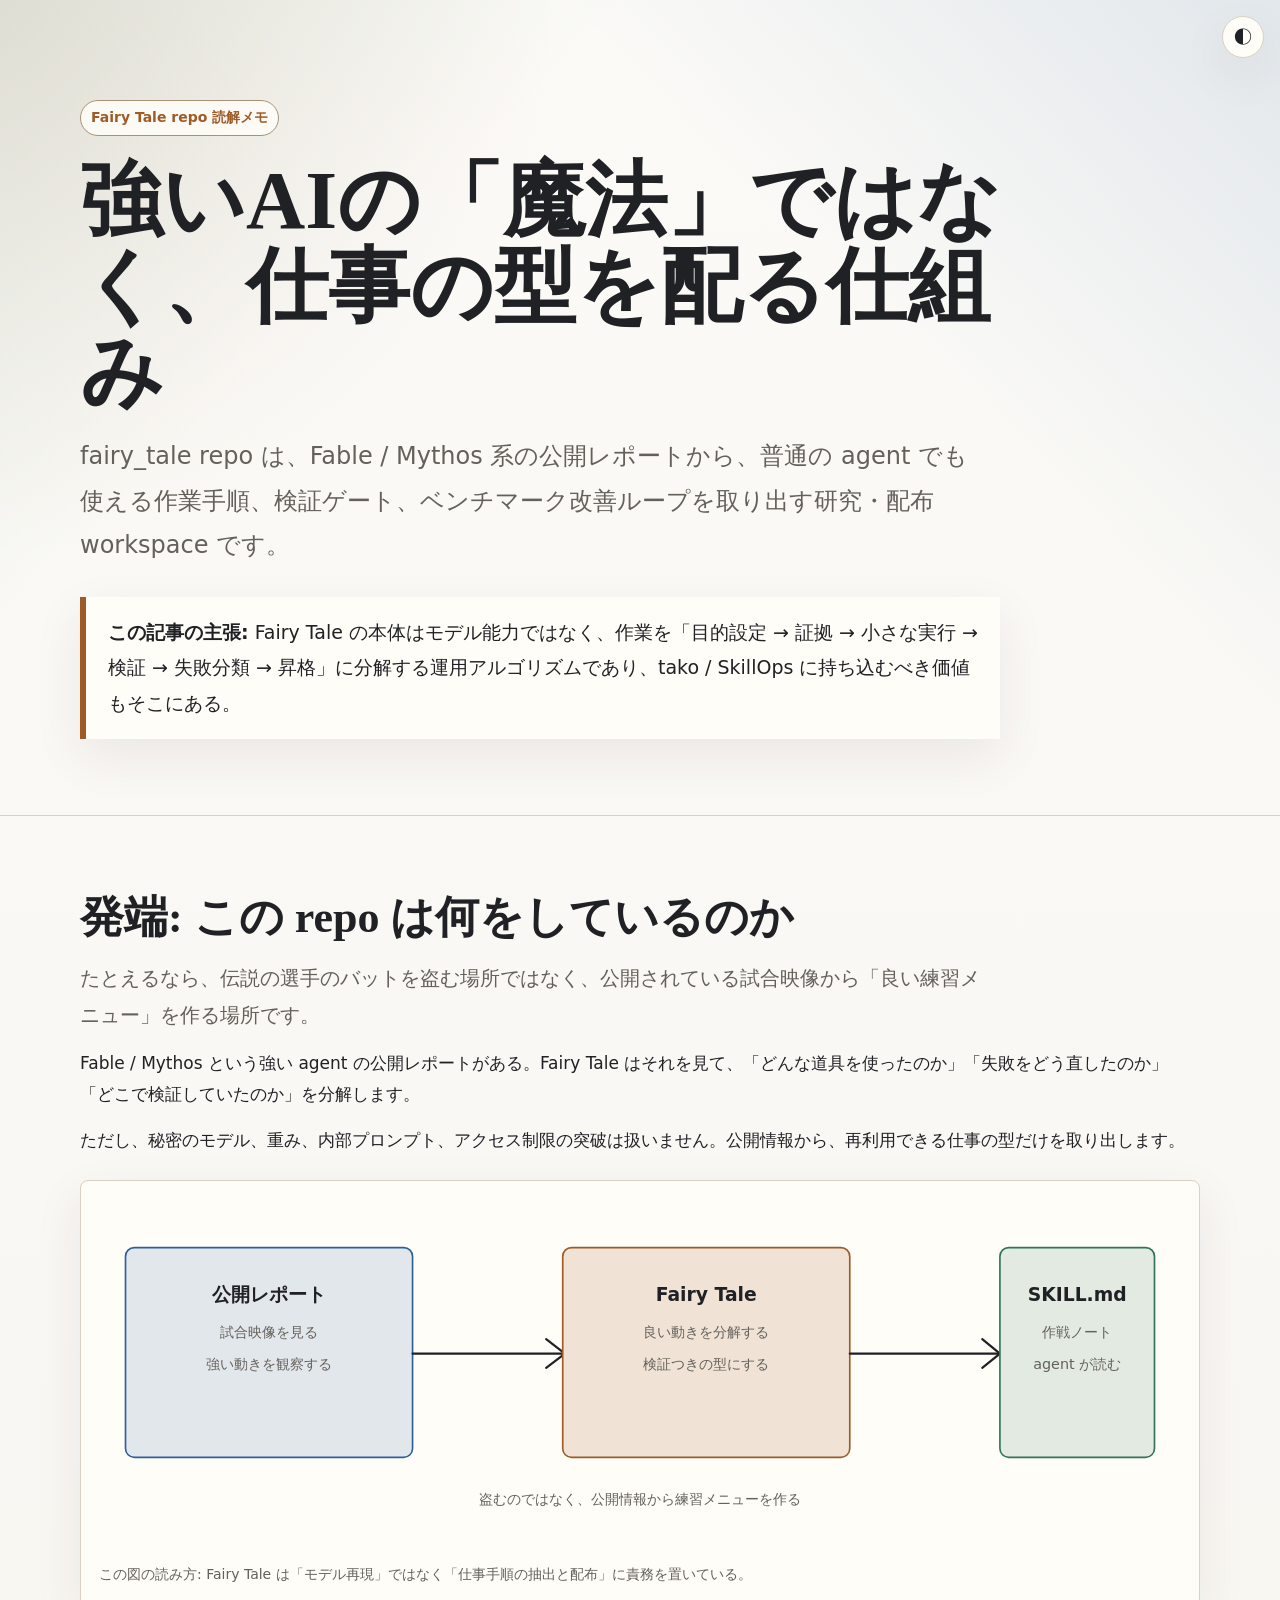
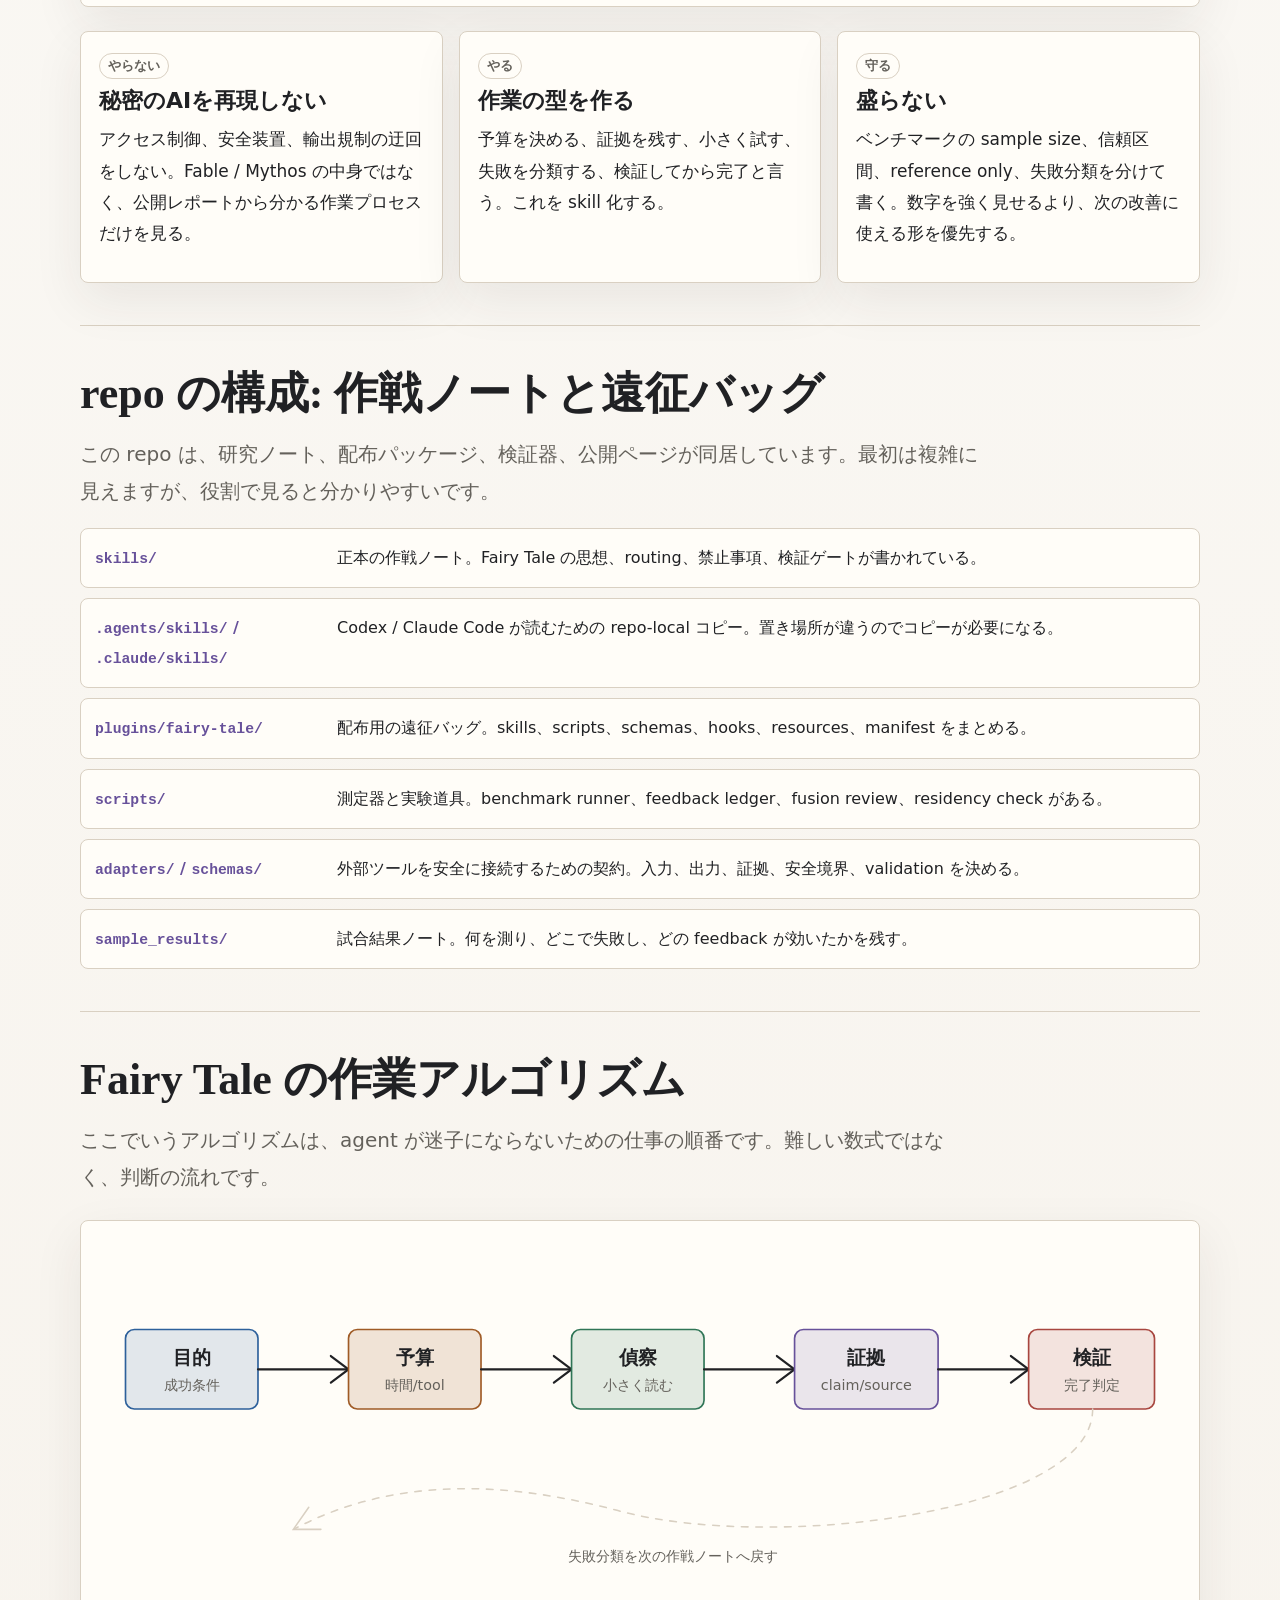
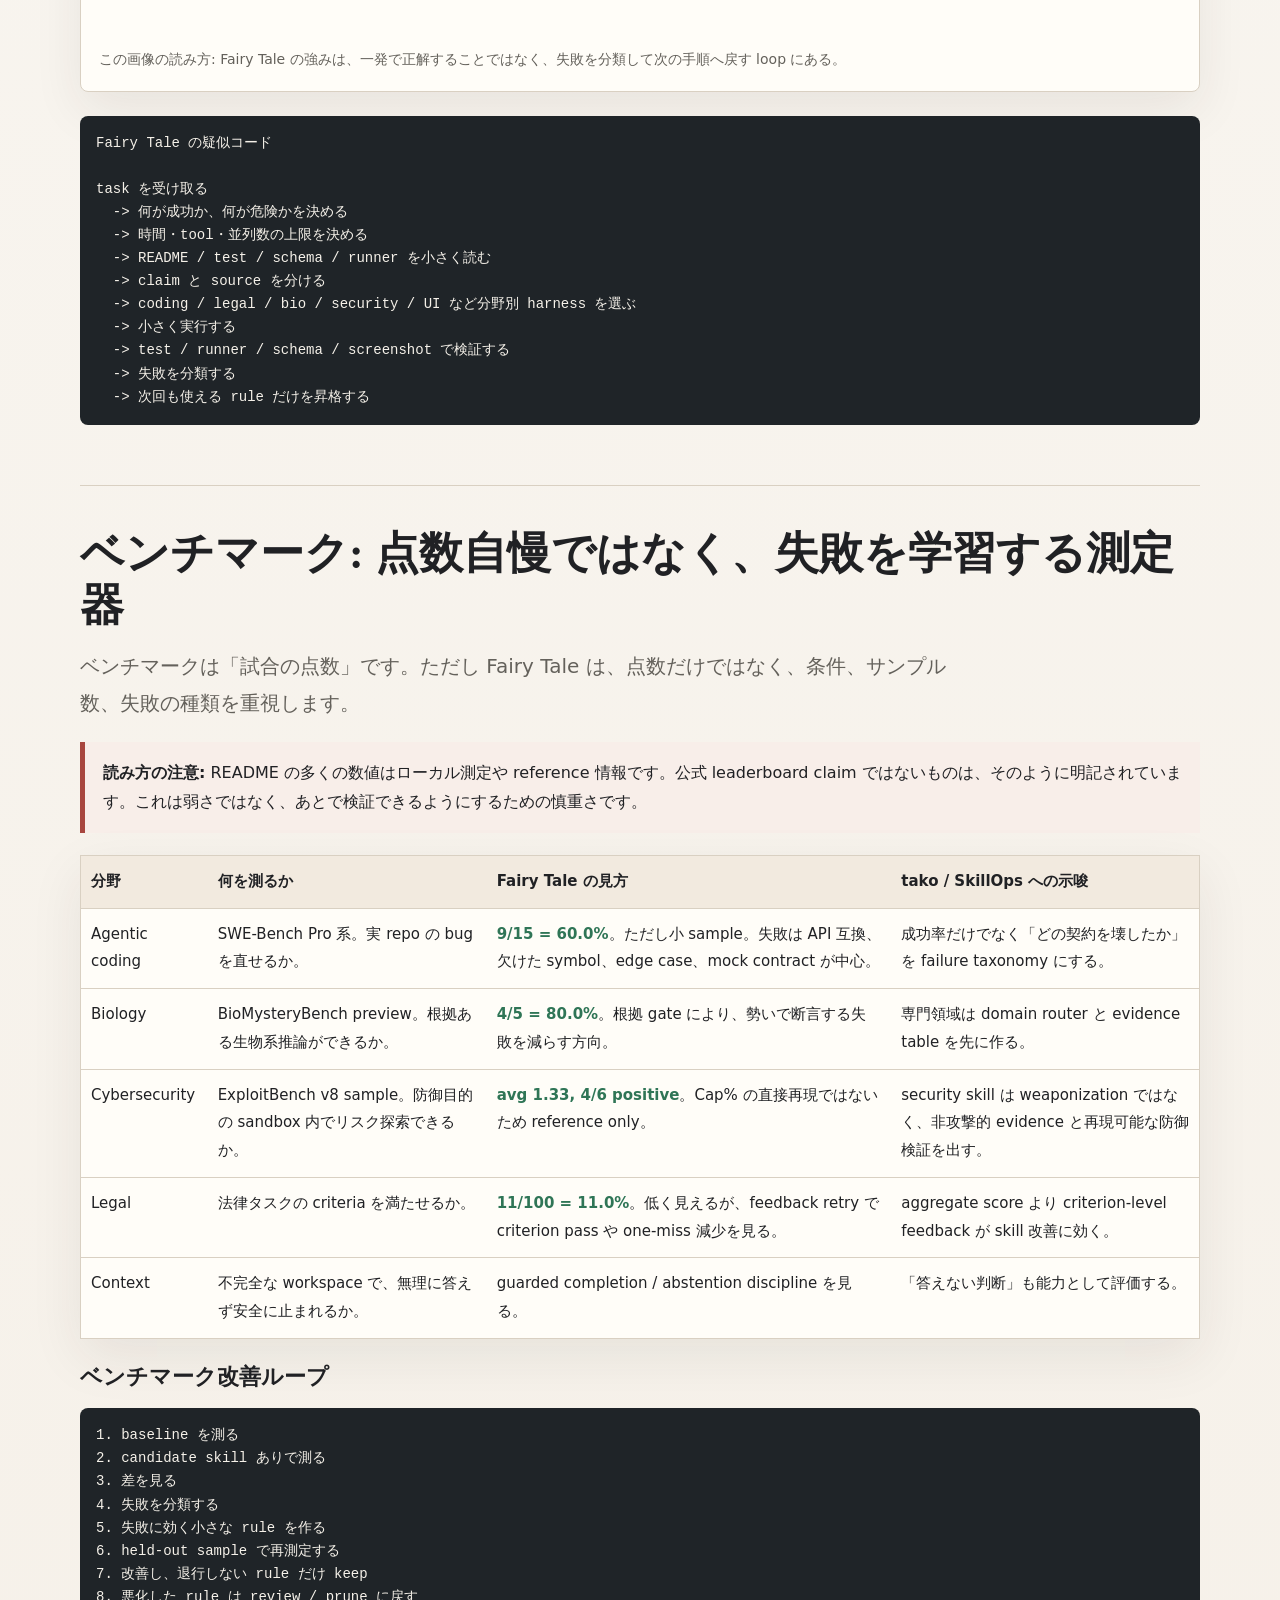
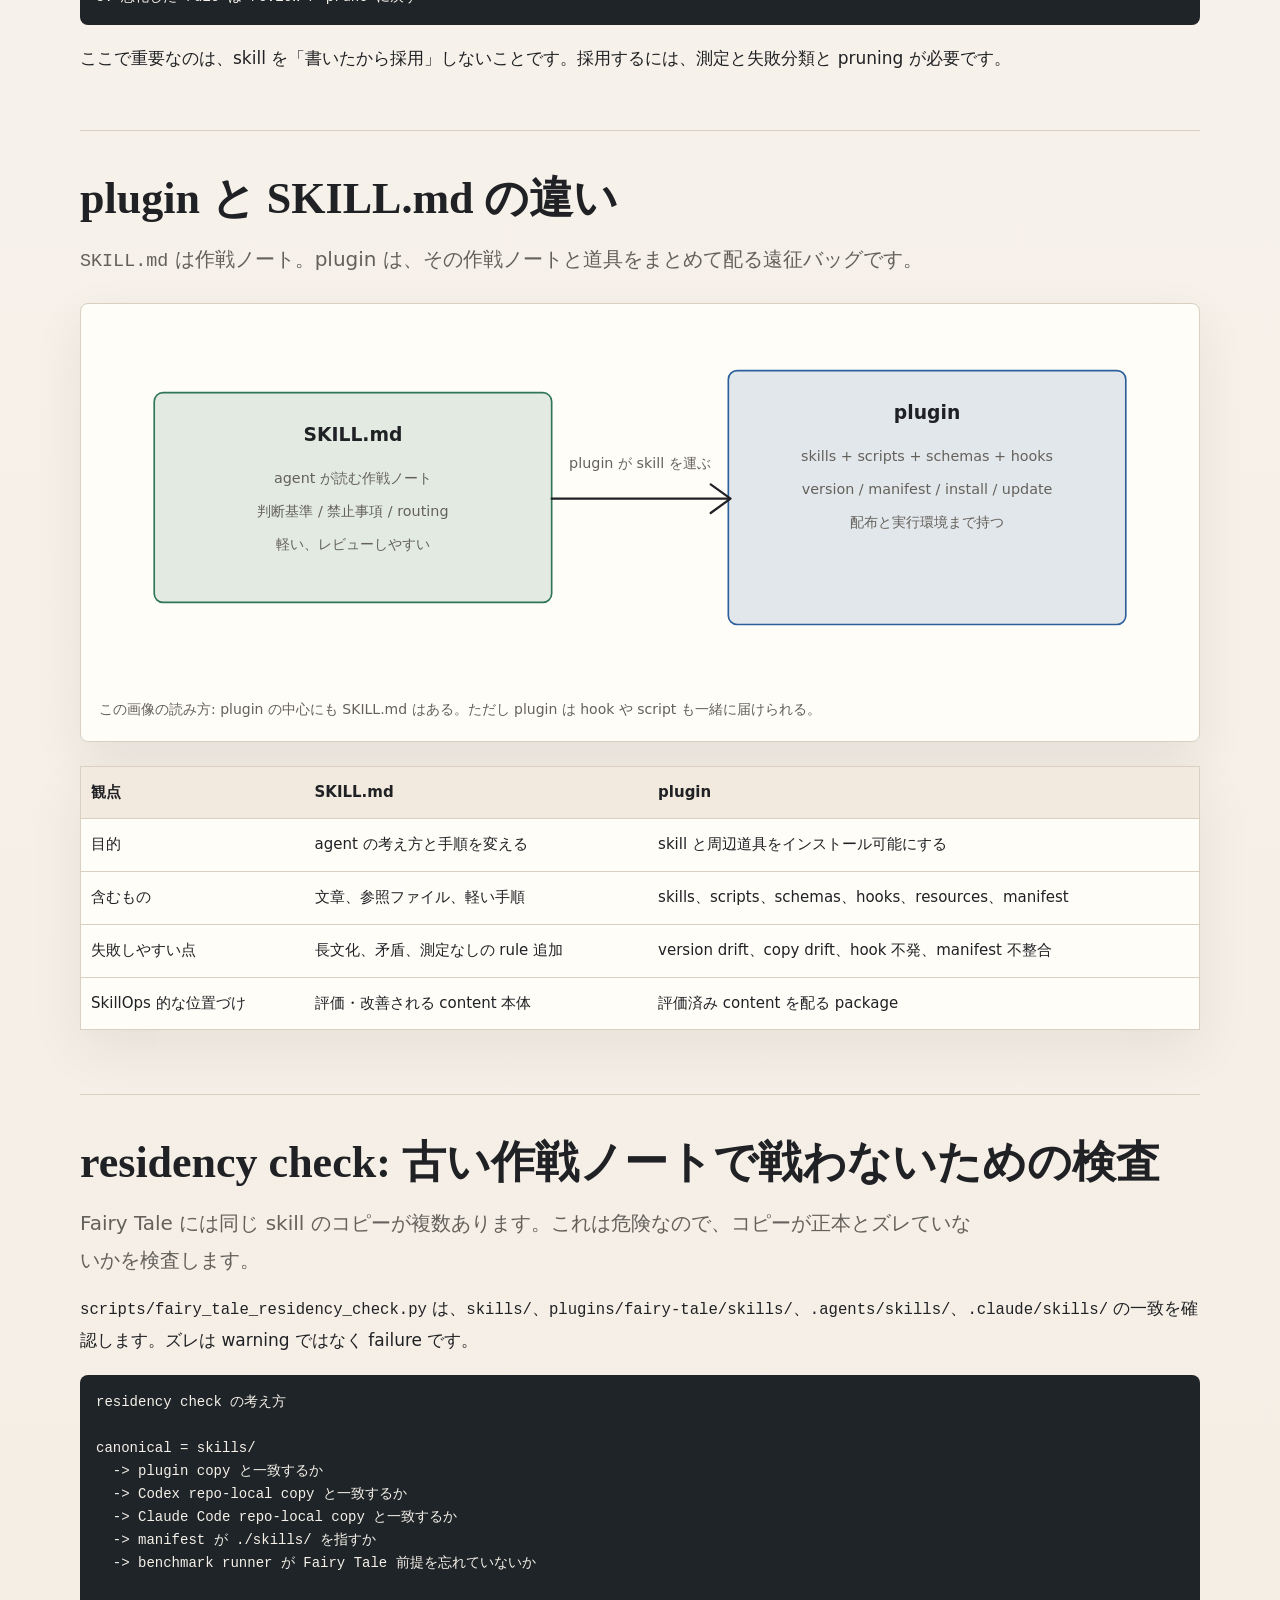
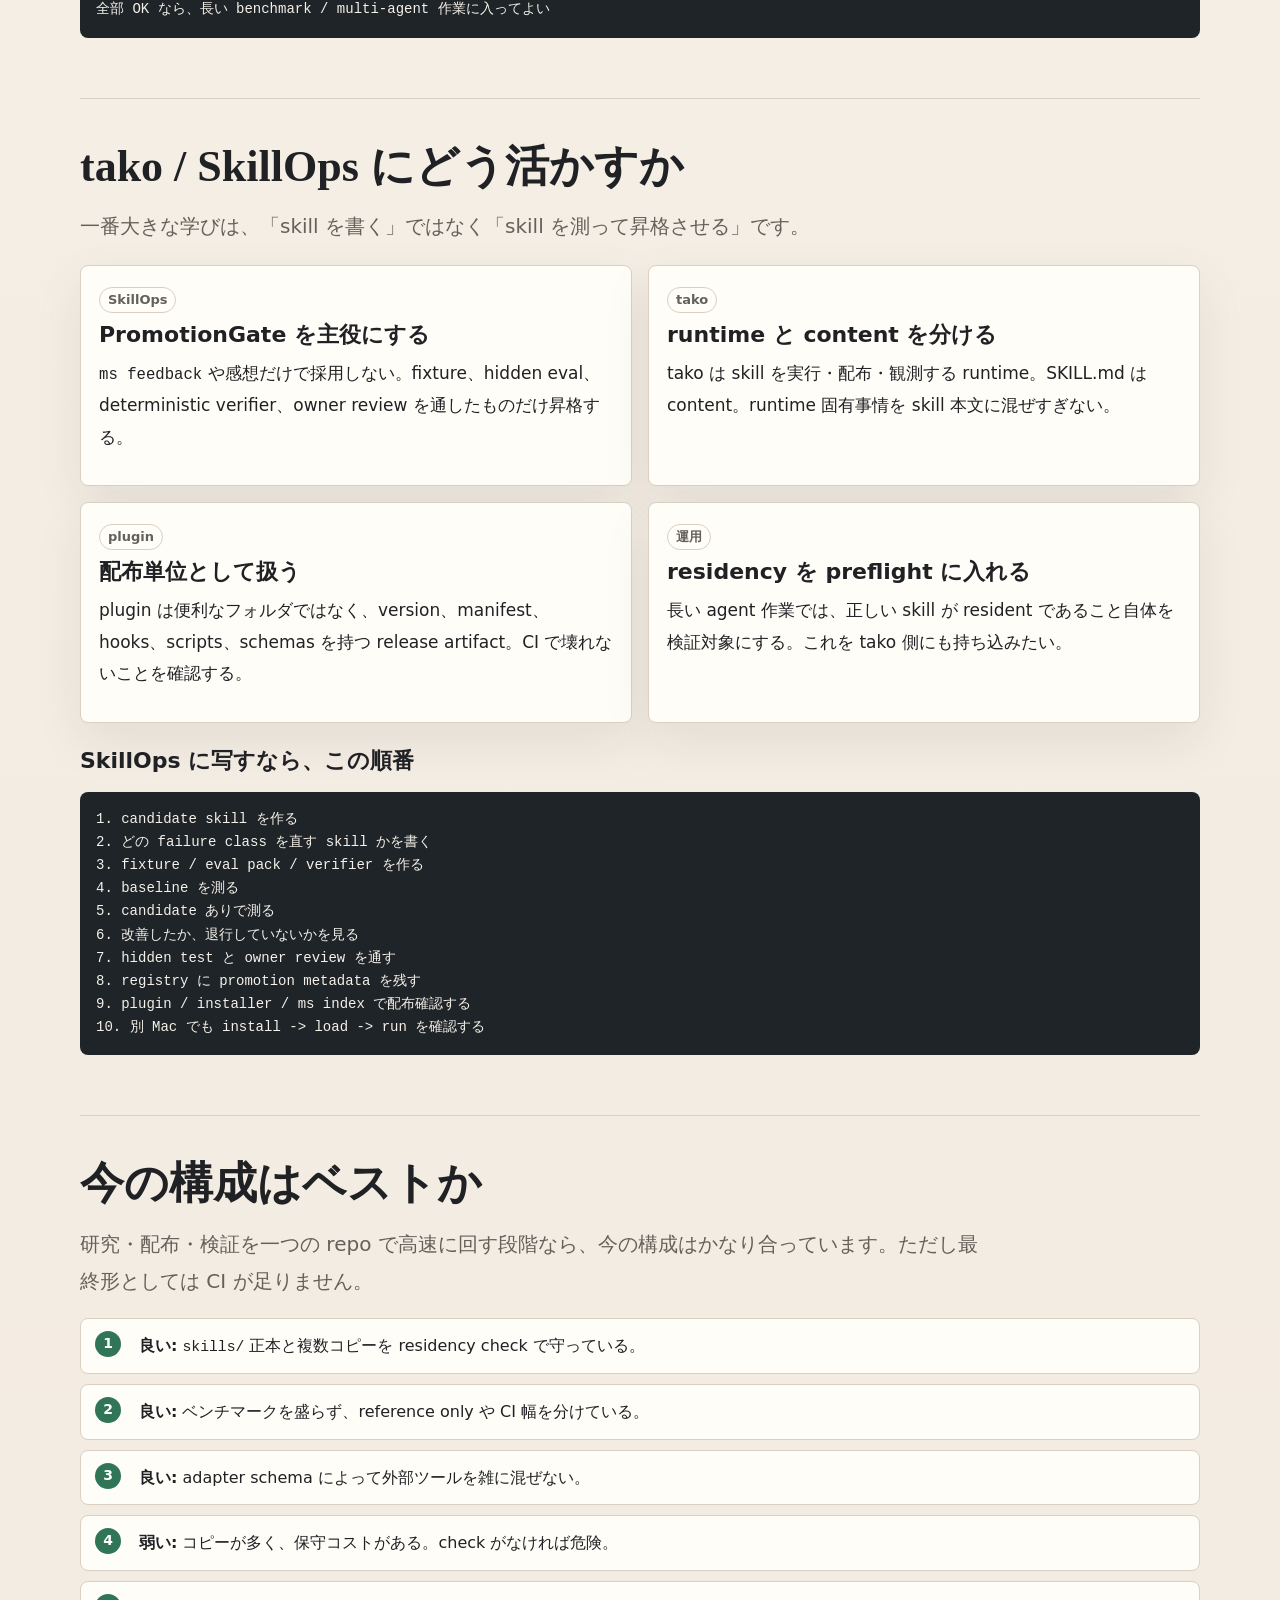
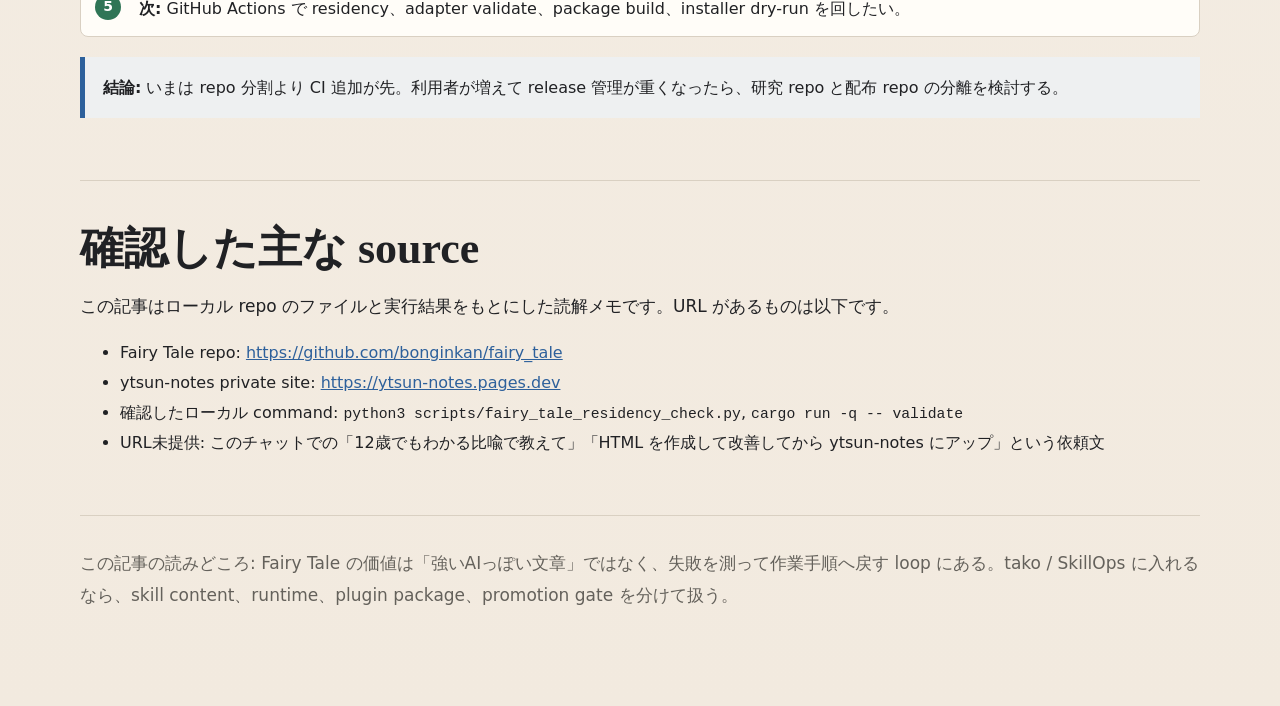
<file: docs/fairy-tale-explainer-ja.html>
<!doctype html>
<html lang="ja">
<head>
  <meta charset="utf-8">
  <meta name="viewport" content="width=device-width, initial-scale=1">
  <title>Fairy Tale repo を読む：強いAIの魔法ではなく、仕事の型を配る仕組み</title>
  <meta name="description" content="fairy_tale repo の思想、ベンチマーク、作業アルゴリズム、plugin と SKILL.md の違い、tako / SkillOps への活かし方を、部活の作戦ノートの比喩で整理する。">
  <meta name="tags" content="fairy-tale,skillops,tako,plugin,skill,benchmark,agent-coding,harness,learning">
  <script>
    (function () {
      try {
        var stored = localStorage.getItem("fairy-tale-explainer-theme");
        var dark = stored ? stored === "dark" : window.matchMedia("(prefers-color-scheme: dark)").matches;
        document.documentElement.classList.toggle("dark", dark);
      } catch (_) {}
    })();
  </script>
  <style>
    :root {
      color-scheme: light;
      --bg: #fbfaf7;
      --paper: #fffdf8;
      --paper-2: #f2eadf;
      --ink: #202124;
      --muted: #64615b;
      --line: #d9d0c2;
      --strong-line: #a79276;
      --accent: #9f5b26;
      --blue: #2d609b;
      --green: #2f7556;
      --red: #a8463f;
      --violet: #67519a;
      --shadow: 0 18px 50px rgba(45, 41, 34, 0.08);
      --radius: 8px;
      --mono: ui-monospace, SFMono-Regular, Menlo, Consolas, monospace;
      --sans: ui-sans-serif, system-ui, -apple-system, BlinkMacSystemFont, "Segoe UI", sans-serif;
      --serif: ui-serif, "Hiragino Mincho ProN", "Yu Mincho", "YuMincho", Georgia, serif;
    }

    html.dark {
      color-scheme: dark;
      --bg: #171615;
      --paper: #211f1c;
      --paper-2: #2b2823;
      --ink: #f3eee5;
      --muted: #bbb0a1;
      --line: #494137;
      --strong-line: #8c7b67;
      --accent: #e0a05a;
      --blue: #8db8ef;
      --green: #83c79d;
      --red: #e08a82;
      --violet: #c5b0ef;
      --shadow: 0 18px 50px rgba(0, 0, 0, 0.28);
    }

    * { box-sizing: border-box; }

    body {
      margin: 0;
      background:
        radial-gradient(circle at top left, rgba(159, 91, 38, 0.10), transparent 35rem),
        linear-gradient(180deg, var(--bg), var(--paper-2));
      color: var(--ink);
      font-family: var(--sans);
      line-height: 1.85;
      letter-spacing: 0;
    }

    a { color: var(--blue); }
    code { font-family: var(--mono); font-size: 0.92em; }

    .theme-toggle {
      position: fixed;
      top: 16px;
      right: 16px;
      z-index: 10;
      width: 42px;
      height: 42px;
      border: 1px solid var(--line);
      border-radius: 50%;
      background: var(--paper);
      color: var(--ink);
      box-shadow: var(--shadow);
      cursor: pointer;
      font-size: 18px;
    }

    header {
      min-height: 82vh;
      display: grid;
      align-items: end;
      border-bottom: 1px solid var(--line);
      background:
        linear-gradient(135deg, rgba(47, 117, 86, 0.10), transparent 28rem),
        linear-gradient(225deg, rgba(45, 96, 155, 0.12), transparent 32rem);
    }

    .hero {
      width: min(1120px, calc(100% - 36px));
      margin: 0 auto;
      padding: 100px 0 76px;
    }

    .eyebrow {
      display: inline-flex;
      align-items: center;
      gap: 8px;
      padding: 4px 10px;
      border: 1px solid var(--strong-line);
      border-radius: 999px;
      color: var(--accent);
      background: color-mix(in srgb, var(--paper) 88%, transparent);
      font-weight: 800;
      font-size: 14px;
    }

    h1 {
      max-width: 980px;
      margin: 22px 0 18px;
      font-size: clamp(40px, 7vw, 82px);
      line-height: 1.05;
      letter-spacing: 0;
      font-family: var(--serif);
    }

    .subtitle {
      max-width: 900px;
      margin: 0;
      color: var(--muted);
      font-size: clamp(18px, 2.2vw, 24px);
    }

    .thesis {
      margin-top: 30px;
      max-width: 920px;
      padding: 18px 22px;
      border-left: 6px solid var(--accent);
      background: var(--paper);
      box-shadow: var(--shadow);
      font-size: 19px;
    }

    main {
      width: min(1120px, calc(100% - 32px));
      margin: 0 auto;
      padding: 34px 0 88px;
    }

    section {
      padding: 42px 0;
      border-bottom: 1px solid var(--line);
    }

    section:last-child { border-bottom: 0; }

    h2 {
      margin: 0 0 16px;
      font-size: clamp(28px, 4vw, 44px);
      line-height: 1.18;
      letter-spacing: 0;
      font-family: var(--serif);
    }

    h3 {
      margin: 24px 0 10px;
      font-size: 22px;
      line-height: 1.25;
      letter-spacing: 0;
    }

    p {
      margin: 0 0 14px;
      font-size: 17px;
    }

    .lead {
      max-width: 900px;
      color: var(--muted);
      font-size: 20px;
    }

    .grid {
      display: grid;
      grid-template-columns: repeat(3, minmax(0, 1fr));
      gap: 16px;
      margin-top: 20px;
    }

    .grid.two { grid-template-columns: repeat(2, minmax(0, 1fr)); }

    .card {
      background: var(--paper);
      border: 1px solid var(--line);
      border-radius: var(--radius);
      padding: 18px;
      box-shadow: var(--shadow);
    }

    .card h3 { margin-top: 0; }

    .tag {
      display: inline-block;
      margin-bottom: 8px;
      padding: 2px 8px;
      border: 1px solid var(--line);
      border-radius: 999px;
      color: var(--muted);
      font-size: 13px;
      font-weight: 800;
      line-height: 1.5;
    }

    .figure {
      margin: 24px 0;
      padding: 18px;
      background: var(--paper);
      border: 1px solid var(--line);
      border-radius: var(--radius);
      box-shadow: var(--shadow);
    }

    .figure svg {
      display: block;
      width: 100%;
      height: auto;
    }

    .caption {
      margin-top: 10px;
      color: var(--muted);
      font-size: 14px;
    }

    .ink-line {
      fill: none;
      stroke: var(--ink);
      stroke-width: 2;
      stroke-linecap: round;
      stroke-linejoin: round;
    }

    .fine-line {
      fill: none;
      stroke: var(--line);
      stroke-width: 1.4;
      stroke-linecap: round;
    }

    .box-fill { fill: var(--paper-2); stroke: var(--line); stroke-width: 1.5; }
    .accent-fill { fill: color-mix(in srgb, var(--accent) 16%, var(--paper)); stroke: var(--accent); stroke-width: 1.5; }
    .blue-fill { fill: color-mix(in srgb, var(--blue) 14%, var(--paper)); stroke: var(--blue); stroke-width: 1.5; }
    .green-fill { fill: color-mix(in srgb, var(--green) 14%, var(--paper)); stroke: var(--green); stroke-width: 1.5; }
    .red-fill { fill: color-mix(in srgb, var(--red) 14%, var(--paper)); stroke: var(--red); stroke-width: 1.5; }
    .violet-fill { fill: color-mix(in srgb, var(--violet) 14%, var(--paper)); stroke: var(--violet); stroke-width: 1.5; }

    .label {
      fill: var(--ink);
      font: 700 17px var(--sans);
    }

    .small-label {
      fill: var(--muted);
      font: 500 13px var(--sans);
    }

    .note {
      margin: 20px 0;
      padding: 16px 18px;
      border-left: 5px solid var(--blue);
      background: color-mix(in srgb, var(--blue) 8%, var(--paper));
    }

    .warn {
      margin: 20px 0;
      padding: 16px 18px;
      border-left: 5px solid var(--red);
      background: color-mix(in srgb, var(--red) 8%, var(--paper));
    }

    .codeblock {
      display: block;
      margin: 18px 0;
      padding: 16px;
      overflow-x: auto;
      border-radius: var(--radius);
      background: #1f2428;
      color: #f5f1e9;
      font-family: var(--mono);
      font-size: 14px;
      line-height: 1.65;
    }

    html.dark .codeblock {
      background: #0f1115;
    }

    table {
      width: 100%;
      border-collapse: collapse;
      margin: 22px 0;
      background: var(--paper);
      border: 1px solid var(--line);
      box-shadow: var(--shadow);
    }

    th, td {
      padding: 12px 10px;
      border-bottom: 1px solid var(--line);
      text-align: left;
      vertical-align: top;
      font-size: 15px;
    }

    th {
      background: var(--paper-2);
      font-weight: 800;
    }

    tr:last-child td { border-bottom: 0; }

    .score {
      color: var(--green);
      font-weight: 900;
      white-space: nowrap;
    }

    .path-map {
      display: grid;
      gap: 10px;
      margin-top: 18px;
    }

    .path-row {
      display: grid;
      grid-template-columns: 230px minmax(0, 1fr);
      gap: 12px;
      padding: 14px;
      background: var(--paper);
      border: 1px solid var(--line);
      border-radius: var(--radius);
    }

    .path-row strong { color: var(--violet); }

    .checklist {
      display: grid;
      gap: 10px;
      margin-top: 18px;
    }

    .check {
      display: grid;
      grid-template-columns: 34px minmax(0, 1fr);
      gap: 10px;
      padding: 12px 14px;
      background: var(--paper);
      border: 1px solid var(--line);
      border-radius: var(--radius);
    }

    .check b {
      display: grid;
      place-items: center;
      width: 26px;
      height: 26px;
      border-radius: 50%;
      background: var(--green);
      color: #fff;
      font-size: 14px;
    }

    footer {
      padding: 32px 0 0;
      color: var(--muted);
      font-size: 14px;
    }

    @media (max-width: 860px) {
      .grid, .grid.two, .path-row {
        grid-template-columns: 1fr;
      }

      header {
        min-height: 72vh;
      }

      .theme-toggle {
        top: 10px;
        right: 10px;
      }

      th, td {
        font-size: 14px;
      }
    }
  </style>
</head>
<body>
  <button class="theme-toggle" type="button" aria-label="テーマ切り替え" title="テーマ切り替え">◐</button>

  <header>
    <div class="hero">
      <span class="eyebrow">Fairy Tale repo 読解メモ</span>
      <h1>強いAIの「魔法」ではなく、仕事の型を配る仕組み</h1>
      <p class="subtitle">fairy_tale repo は、Fable / Mythos 系の公開レポートから、普通の agent でも使える作業手順、検証ゲート、ベンチマーク改善ループを取り出す研究・配布 workspace です。</p>
      <div class="thesis"><strong>この記事の主張:</strong> Fairy Tale の本体はモデル能力ではなく、作業を「目的設定 → 証拠 → 小さな実行 → 検証 → 失敗分類 → 昇格」に分解する運用アルゴリズムであり、tako / SkillOps に持ち込むべき価値もそこにある。</div>
    </div>
  </header>

  <main>
    <section id="origin">
      <h2>発端: この repo は何をしているのか</h2>
      <p class="lead">たとえるなら、伝説の選手のバットを盗む場所ではなく、公開されている試合映像から「良い練習メニュー」を作る場所です。</p>
      <p>Fable / Mythos という強い agent の公開レポートがある。Fairy Tale はそれを見て、「どんな道具を使ったのか」「失敗をどう直したのか」「どこで検証していたのか」を分解します。</p>
      <p>ただし、秘密のモデル、重み、内部プロンプト、アクセス制限の突破は扱いません。公開情報から、再利用できる仕事の型だけを取り出します。</p>

      <div class="figure" aria-label="sports analogy diagram">
        <svg viewBox="0 0 980 320" role="img">
          <rect x="24" y="44" width="260" height="190" rx="8" class="blue-fill"></rect>
          <text x="154" y="92" text-anchor="middle" class="label">公開レポート</text>
          <text x="154" y="125" text-anchor="middle" class="small-label">試合映像を見る</text>
          <text x="154" y="154" text-anchor="middle" class="small-label">強い動きを観察する</text>
          <path d="M284 140 C345 140 362 140 420 140" class="ink-line"></path>
          <path d="M405 127 L422 140 L405 153" class="ink-line"></path>
          <rect x="420" y="44" width="260" height="190" rx="8" class="accent-fill"></rect>
          <text x="550" y="92" text-anchor="middle" class="label">Fairy Tale</text>
          <text x="550" y="125" text-anchor="middle" class="small-label">良い動きを分解する</text>
          <text x="550" y="154" text-anchor="middle" class="small-label">検証つきの型にする</text>
          <path d="M680 140 C740 140 756 140 814 140" class="ink-line"></path>
          <path d="M800 127 L816 140 L800 153" class="ink-line"></path>
          <rect x="816" y="44" width="140" height="190" rx="8" class="green-fill"></rect>
          <text x="886" y="92" text-anchor="middle" class="label">SKILL.md</text>
          <text x="886" y="125" text-anchor="middle" class="small-label">作戦ノート</text>
          <text x="886" y="154" text-anchor="middle" class="small-label">agent が読む</text>
          <text x="490" y="276" text-anchor="middle" class="small-label">盗むのではなく、公開情報から練習メニューを作る</text>
        </svg>
        <div class="caption">この図の読み方: Fairy Tale は「モデル再現」ではなく「仕事手順の抽出と配布」に責務を置いている。</div>
      </div>

      <div class="grid">
        <div class="card">
          <span class="tag">やらない</span>
          <h3>秘密のAIを再現しない</h3>
          <p>アクセス制御、安全装置、輸出規制の迂回をしない。Fable / Mythos の中身ではなく、公開レポートから分かる作業プロセスだけを見る。</p>
        </div>
        <div class="card">
          <span class="tag">やる</span>
          <h3>作業の型を作る</h3>
          <p>予算を決める、証拠を残す、小さく試す、失敗を分類する、検証してから完了と言う。これを skill 化する。</p>
        </div>
        <div class="card">
          <span class="tag">守る</span>
          <h3>盛らない</h3>
          <p>ベンチマークの sample size、信頼区間、reference only、失敗分類を分けて書く。数字を強く見せるより、次の改善に使える形を優先する。</p>
        </div>
      </div>
    </section>

    <section id="repo-map">
      <h2>repo の構成: 作戦ノートと遠征バッグ</h2>
      <p class="lead">この repo は、研究ノート、配布パッケージ、検証器、公開ページが同居しています。最初は複雑に見えますが、役割で見ると分かりやすいです。</p>

      <div class="path-map">
        <div class="path-row">
          <strong><code>skills/</code></strong>
          <span>正本の作戦ノート。Fairy Tale の思想、routing、禁止事項、検証ゲートが書かれている。</span>
        </div>
        <div class="path-row">
          <strong><code>.agents/skills/</code> / <code>.claude/skills/</code></strong>
          <span>Codex / Claude Code が読むための repo-local コピー。置き場所が違うのでコピーが必要になる。</span>
        </div>
        <div class="path-row">
          <strong><code>plugins/fairy-tale/</code></strong>
          <span>配布用の遠征バッグ。skills、scripts、schemas、hooks、resources、manifest をまとめる。</span>
        </div>
        <div class="path-row">
          <strong><code>scripts/</code></strong>
          <span>測定器と実験道具。benchmark runner、feedback ledger、fusion review、residency check がある。</span>
        </div>
        <div class="path-row">
          <strong><code>adapters/</code> / <code>schemas/</code></strong>
          <span>外部ツールを安全に接続するための契約。入力、出力、証拠、安全境界、validation を決める。</span>
        </div>
        <div class="path-row">
          <strong><code>sample_results/</code></strong>
          <span>試合結果ノート。何を測り、どこで失敗し、どの feedback が効いたかを残す。</span>
        </div>
      </div>
    </section>

    <section id="algorithm">
      <h2>Fairy Tale の作業アルゴリズム</h2>
      <p class="lead">ここでいうアルゴリズムは、agent が迷子にならないための仕事の順番です。難しい数式ではなく、判断の流れです。</p>

      <div class="figure">
        <svg viewBox="0 0 980 360" role="img" aria-label="Fairy Tale workflow">
          <rect x="24" y="82" width="120" height="72" rx="8" class="blue-fill"></rect>
          <text x="84" y="113" text-anchor="middle" class="label">目的</text>
          <text x="84" y="137" text-anchor="middle" class="small-label">成功条件</text>
          <path d="M144 118 H224" class="ink-line"></path><path d="M210 106 L226 118 L210 130" class="ink-line"></path>
          <rect x="226" y="82" width="120" height="72" rx="8" class="accent-fill"></rect>
          <text x="286" y="113" text-anchor="middle" class="label">予算</text>
          <text x="286" y="137" text-anchor="middle" class="small-label">時間/tool</text>
          <path d="M346 118 H426" class="ink-line"></path><path d="M412 106 L428 118 L412 130" class="ink-line"></path>
          <rect x="428" y="82" width="120" height="72" rx="8" class="green-fill"></rect>
          <text x="488" y="113" text-anchor="middle" class="label">偵察</text>
          <text x="488" y="137" text-anchor="middle" class="small-label">小さく読む</text>
          <path d="M548 118 H628" class="ink-line"></path><path d="M614 106 L630 118 L614 130" class="ink-line"></path>
          <rect x="630" y="82" width="130" height="72" rx="8" class="violet-fill"></rect>
          <text x="695" y="113" text-anchor="middle" class="label">証拠</text>
          <text x="695" y="137" text-anchor="middle" class="small-label">claim/source</text>
          <path d="M760 118 H840" class="ink-line"></path><path d="M826 106 L842 118 L826 130" class="ink-line"></path>
          <rect x="842" y="82" width="114" height="72" rx="8" class="red-fill"></rect>
          <text x="899" y="113" text-anchor="middle" class="label">検証</text>
          <text x="899" y="137" text-anchor="middle" class="small-label">完了判定</text>

          <path d="M900 154 C900 248 610 284 470 246 C372 220 270 214 178 262" class="fine-line" stroke-dasharray="6 7"></path>
          <path d="M190 243 L176 263 L201 263" class="fine-line"></path>
          <text x="520" y="292" text-anchor="middle" class="small-label">失敗分類を次の作戦ノートへ戻す</text>
        </svg>
        <div class="caption">この画像の読み方: Fairy Tale の強みは、一発で正解することではなく、失敗を分類して次の手順へ戻す loop にある。</div>
      </div>

      <pre class="codeblock">Fairy Tale の疑似コード

task を受け取る
  -> 何が成功か、何が危険かを決める
  -> 時間・tool・並列数の上限を決める
  -> README / test / schema / runner を小さく読む
  -> claim と source を分ける
  -> coding / legal / bio / security / UI など分野別 harness を選ぶ
  -> 小さく実行する
  -> test / runner / schema / screenshot で検証する
  -> 失敗を分類する
  -> 次回も使える rule だけを昇格する</pre>
    </section>

    <section id="benchmarks">
      <h2>ベンチマーク: 点数自慢ではなく、失敗を学習する測定器</h2>
      <p class="lead">ベンチマークは「試合の点数」です。ただし Fairy Tale は、点数だけではなく、条件、サンプル数、失敗の種類を重視します。</p>

      <div class="warn">
        <strong>読み方の注意:</strong> README の多くの数値はローカル測定や reference 情報です。公式 leaderboard claim ではないものは、そのように明記されています。これは弱さではなく、あとで検証できるようにするための慎重さです。
      </div>

      <table>
        <thead>
          <tr>
            <th>分野</th>
            <th>何を測るか</th>
            <th>Fairy Tale の見方</th>
            <th>tako / SkillOps への示唆</th>
          </tr>
        </thead>
        <tbody>
          <tr>
            <td>Agentic coding</td>
            <td>SWE-Bench Pro 系。実 repo の bug を直せるか。</td>
            <td><span class="score">9/15 = 60.0%</span>。ただし小 sample。失敗は API 互換、欠けた symbol、edge case、mock contract が中心。</td>
            <td>成功率だけでなく「どの契約を壊したか」を failure taxonomy にする。</td>
          </tr>
          <tr>
            <td>Biology</td>
            <td>BioMysteryBench preview。根拠ある生物系推論ができるか。</td>
            <td><span class="score">4/5 = 80.0%</span>。根拠 gate により、勢いで断言する失敗を減らす方向。</td>
            <td>専門領域は domain router と evidence table を先に作る。</td>
          </tr>
          <tr>
            <td>Cybersecurity</td>
            <td>ExploitBench v8 sample。防御目的の sandbox 内でリスク探索できるか。</td>
            <td><span class="score">avg 1.33, 4/6 positive</span>。Cap% の直接再現ではないため reference only。</td>
            <td>security skill は weaponization ではなく、非攻撃的 evidence と再現可能な防御検証を出す。</td>
          </tr>
          <tr>
            <td>Legal</td>
            <td>法律タスクの criteria を満たせるか。</td>
            <td><span class="score">11/100 = 11.0%</span>。低く見えるが、feedback retry で criterion pass や one-miss 減少を見る。</td>
            <td>aggregate score より criterion-level feedback が skill 改善に効く。</td>
          </tr>
          <tr>
            <td>Context</td>
            <td>不完全な workspace で、無理に答えず安全に止まれるか。</td>
            <td>guarded completion / abstention discipline を見る。</td>
            <td>「答えない判断」も能力として評価する。</td>
          </tr>
        </tbody>
      </table>

      <h3>ベンチマーク改善ループ</h3>
      <pre class="codeblock">1. baseline を測る
2. candidate skill ありで測る
3. 差を見る
4. 失敗を分類する
5. 失敗に効く小さな rule を作る
6. held-out sample で再測定する
7. 改善し、退行しない rule だけ keep
8. 悪化した rule は review / prune に戻す</pre>

      <p>ここで重要なのは、skill を「書いたから採用」しないことです。採用するには、測定と失敗分類と pruning が必要です。</p>
    </section>

    <section id="plugin-skill">
      <h2>plugin と SKILL.md の違い</h2>
      <p class="lead"><code>SKILL.md</code> は作戦ノート。plugin は、その作戦ノートと道具をまとめて配る遠征バッグです。</p>

      <div class="figure">
        <svg viewBox="0 0 980 330" role="img" aria-label="plugin and skill comparison">
          <rect x="50" y="64" width="360" height="190" rx="8" class="green-fill"></rect>
          <text x="230" y="108" text-anchor="middle" class="label">SKILL.md</text>
          <text x="230" y="146" text-anchor="middle" class="small-label">agent が読む作戦ノート</text>
          <text x="230" y="176" text-anchor="middle" class="small-label">判断基準 / 禁止事項 / routing</text>
          <text x="230" y="206" text-anchor="middle" class="small-label">軽い、レビューしやすい</text>
          <rect x="570" y="44" width="360" height="230" rx="8" class="blue-fill"></rect>
          <text x="750" y="88" text-anchor="middle" class="label">plugin</text>
          <text x="750" y="126" text-anchor="middle" class="small-label">skills + scripts + schemas + hooks</text>
          <text x="750" y="156" text-anchor="middle" class="small-label">version / manifest / install / update</text>
          <text x="750" y="186" text-anchor="middle" class="small-label">配布と実行環境まで持つ</text>
          <path d="M410 160 C480 160 500 160 570 160" class="ink-line"></path>
          <path d="M554 147 L572 160 L554 173" class="ink-line"></path>
          <text x="490" y="132" text-anchor="middle" class="small-label">plugin が skill を運ぶ</text>
        </svg>
        <div class="caption">この画像の読み方: plugin の中心にも SKILL.md はある。ただし plugin は hook や script も一緒に届けられる。</div>
      </div>

      <table>
        <thead>
          <tr>
            <th>観点</th>
            <th>SKILL.md</th>
            <th>plugin</th>
          </tr>
        </thead>
        <tbody>
          <tr>
            <td>目的</td>
            <td>agent の考え方と手順を変える</td>
            <td>skill と周辺道具をインストール可能にする</td>
          </tr>
          <tr>
            <td>含むもの</td>
            <td>文章、参照ファイル、軽い手順</td>
            <td>skills、scripts、schemas、hooks、resources、manifest</td>
          </tr>
          <tr>
            <td>失敗しやすい点</td>
            <td>長文化、矛盾、測定なしの rule 追加</td>
            <td>version drift、copy drift、hook 不発、manifest 不整合</td>
          </tr>
          <tr>
            <td>SkillOps 的な位置づけ</td>
            <td>評価・改善される content 本体</td>
            <td>評価済み content を配る package</td>
          </tr>
        </tbody>
      </table>
    </section>

    <section id="residency">
      <h2>residency check: 古い作戦ノートで戦わないための検査</h2>
      <p class="lead">Fairy Tale には同じ skill のコピーが複数あります。これは危険なので、コピーが正本とズレていないかを検査します。</p>
      <p><code>scripts/fairy_tale_residency_check.py</code> は、<code>skills/</code>、<code>plugins/fairy-tale/skills/</code>、<code>.agents/skills/</code>、<code>.claude/skills/</code> の一致を確認します。ズレは warning ではなく failure です。</p>

      <pre class="codeblock">residency check の考え方

canonical = skills/
  -> plugin copy と一致するか
  -> Codex repo-local copy と一致するか
  -> Claude Code repo-local copy と一致するか
  -> manifest が ./skills/ を指すか
  -> benchmark runner が Fairy Tale 前提を忘れていないか

全部 OK なら、長い benchmark / multi-agent 作業に入ってよい</pre>
    </section>

    <section id="tako-skillops">
      <h2>tako / SkillOps にどう活かすか</h2>
      <p class="lead">一番大きな学びは、「skill を書く」ではなく「skill を測って昇格させる」です。</p>

      <div class="grid two">
        <div class="card">
          <span class="tag">SkillOps</span>
          <h3>PromotionGate を主役にする</h3>
          <p><code>ms feedback</code> や感想だけで採用しない。fixture、hidden eval、deterministic verifier、owner review を通したものだけ昇格する。</p>
        </div>
        <div class="card">
          <span class="tag">tako</span>
          <h3>runtime と content を分ける</h3>
          <p>tako は skill を実行・配布・観測する runtime。SKILL.md は content。runtime 固有事情を skill 本文に混ぜすぎない。</p>
        </div>
        <div class="card">
          <span class="tag">plugin</span>
          <h3>配布単位として扱う</h3>
          <p>plugin は便利なフォルダではなく、version、manifest、hooks、scripts、schemas を持つ release artifact。CI で壊れないことを確認する。</p>
        </div>
        <div class="card">
          <span class="tag">運用</span>
          <h3>residency を preflight に入れる</h3>
          <p>長い agent 作業では、正しい skill が resident であること自体を検証対象にする。これを tako 側にも持ち込みたい。</p>
        </div>
      </div>

      <h3>SkillOps に写すなら、この順番</h3>
      <pre class="codeblock">1. candidate skill を作る
2. どの failure class を直す skill かを書く
3. fixture / eval pack / verifier を作る
4. baseline を測る
5. candidate ありで測る
6. 改善したか、退行していないかを見る
7. hidden test と owner review を通す
8. registry に promotion metadata を残す
9. plugin / installer / ms index で配布確認する
10. 別 Mac でも install -> load -> run を確認する</pre>
    </section>

    <section id="is-best">
      <h2>今の構成はベストか</h2>
      <p class="lead">研究・配布・検証を一つの repo で高速に回す段階なら、今の構成はかなり合っています。ただし最終形としては CI が足りません。</p>

      <div class="checklist">
        <div class="check"><b>1</b><span><strong>良い:</strong> <code>skills/</code> 正本と複数コピーを residency check で守っている。</span></div>
        <div class="check"><b>2</b><span><strong>良い:</strong> ベンチマークを盛らず、reference only や CI 幅を分けている。</span></div>
        <div class="check"><b>3</b><span><strong>良い:</strong> adapter schema によって外部ツールを雑に混ぜない。</span></div>
        <div class="check"><b>4</b><span><strong>弱い:</strong> コピーが多く、保守コストがある。check がなければ危険。</span></div>
        <div class="check"><b>5</b><span><strong>次:</strong> GitHub Actions で residency、adapter validate、package build、installer dry-run を回したい。</span></div>
      </div>

      <div class="note">
        <strong>結論:</strong> いまは repo 分割より CI 追加が先。利用者が増えて release 管理が重くなったら、研究 repo と配布 repo の分離を検討する。
      </div>
    </section>

    <section id="sources">
      <h2>確認した主な source</h2>
      <p>この記事はローカル repo のファイルと実行結果をもとにした読解メモです。URL があるものは以下です。</p>
      <ul>
        <li>Fairy Tale repo: <a href="https://github.com/bonginkan/fairy_tale">https://github.com/bonginkan/fairy_tale</a></li>
        <li>ytsun-notes private site: <a href="https://ytsun-notes.pages.dev">https://ytsun-notes.pages.dev</a></li>
        <li>確認したローカル command: <code>python3 scripts/fairy_tale_residency_check.py</code>, <code>cargo run -q -- validate</code></li>
        <li>URL未提供: このチャットでの「12歳でもわかる比喩で教えて」「HTML を作成して改善してから ytsun-notes にアップ」という依頼文</li>
      </ul>
    </section>

    <footer>
      <p>この記事の読みどころ: Fairy Tale の価値は「強いAIっぽい文章」ではなく、失敗を測って作業手順へ戻す loop にある。tako / SkillOps に入れるなら、skill content、runtime、plugin package、promotion gate を分けて扱う。</p>
    </footer>
  </main>

  <script>
    document.querySelector(".theme-toggle").addEventListener("click", function () {
      var next = !document.documentElement.classList.contains("dark");
      document.documentElement.classList.toggle("dark", next);
      try { localStorage.setItem("fairy-tale-explainer-theme", next ? "dark" : "light"); } catch (_) {}
    });
  </script>
</body>
</html>
</file>
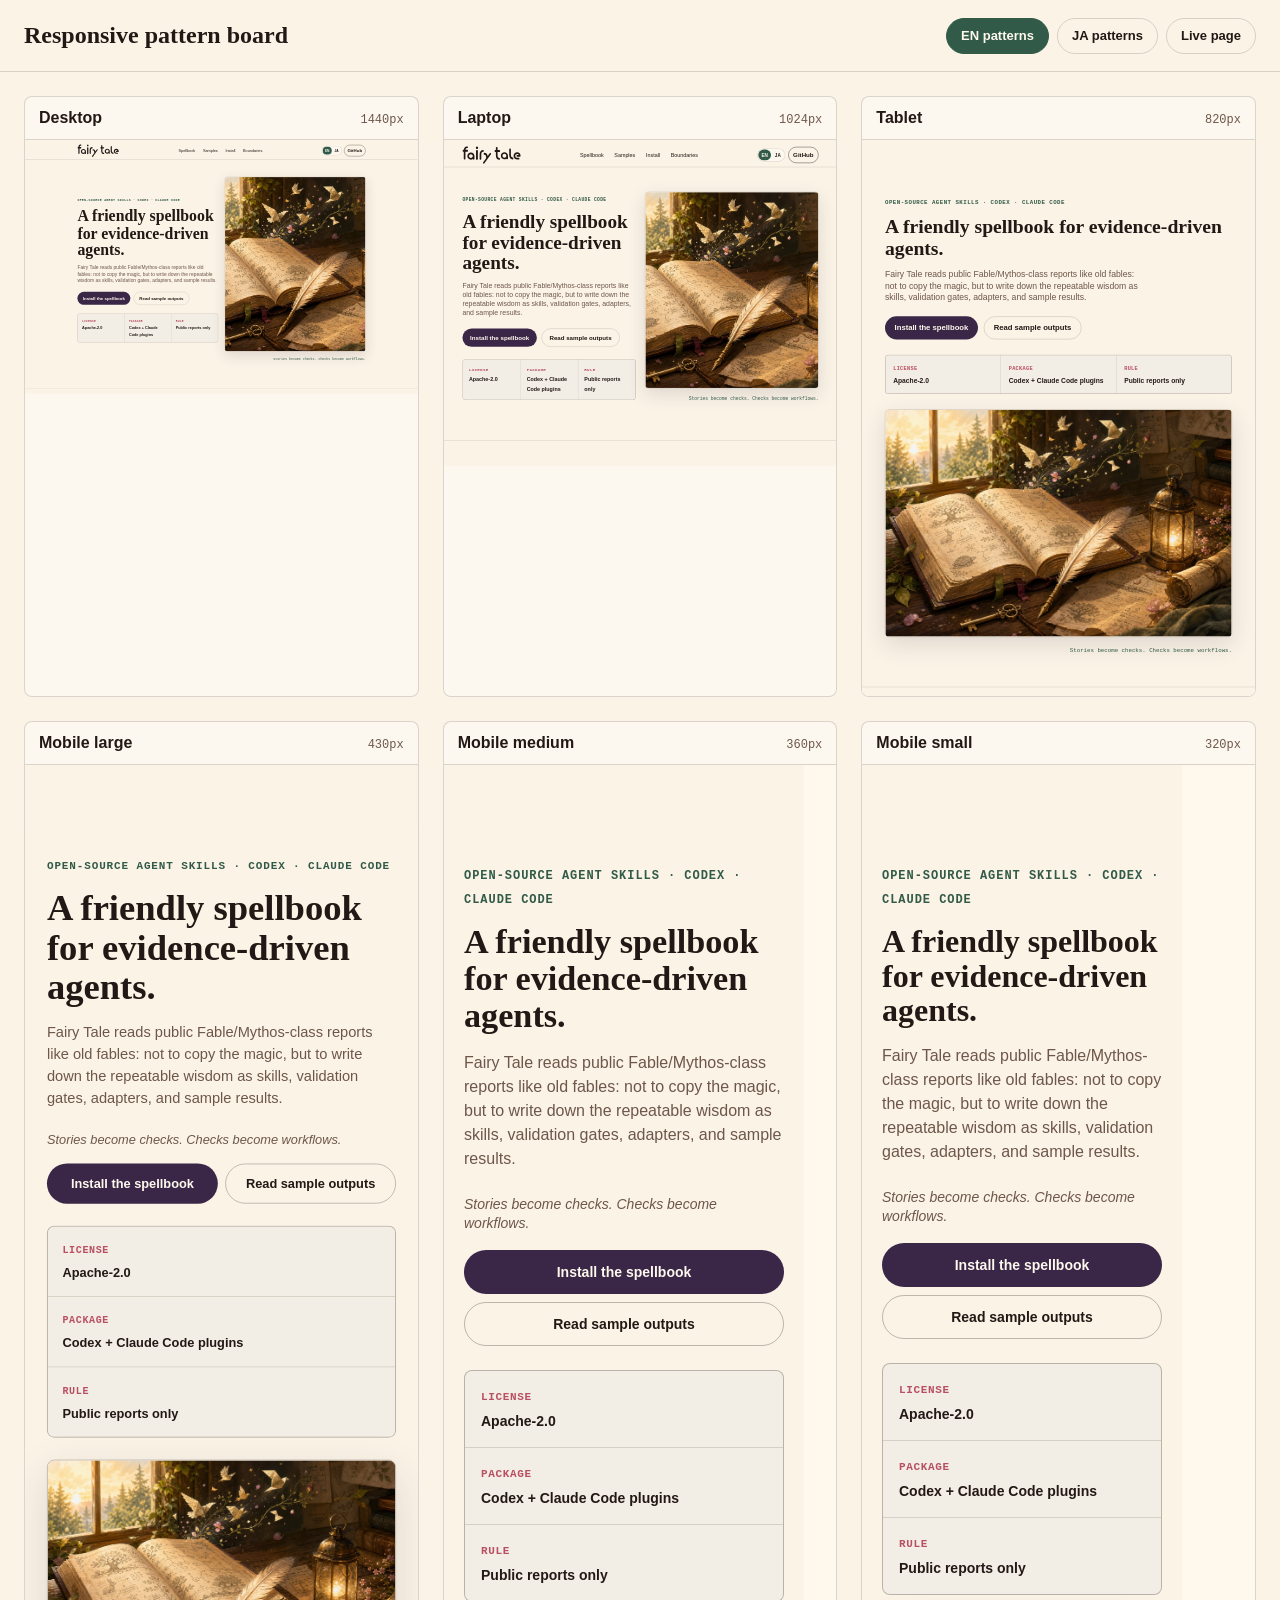
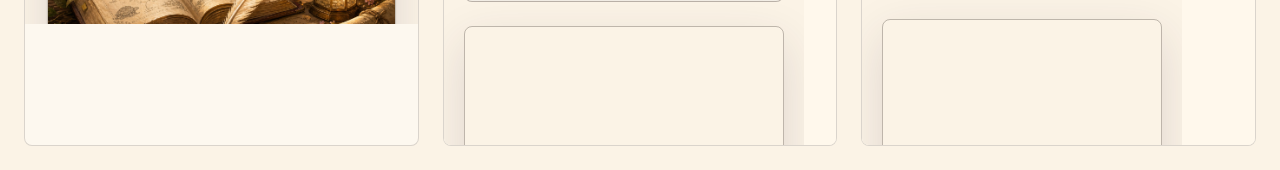
<file: lp/patterns.html>
<!doctype html>
<html lang="en">
  <head>
    <meta charset="utf-8">
    <meta name="viewport" content="width=device-width, initial-scale=1">
    <meta name="robots" content="noindex, nofollow">
    <title>Fairy Tale LP responsive patterns</title>
    <style>
      :root {
        --paper: #fbf3e6;
        --ink: #231815;
        --ink-soft: #6d574a;
        --moss: #315a48;
        --line: rgba(35, 24, 21, 0.16);
        --plum: #3a2748;
      }

      * { box-sizing: border-box; }

      body {
        margin: 0;
        color: var(--ink);
        background: var(--paper);
        font-family: ui-sans-serif, -apple-system, BlinkMacSystemFont, "Segoe UI", sans-serif;
      }

      header {
        position: sticky;
        top: 0;
        z-index: 2;
        display: flex;
        flex-wrap: wrap;
        align-items: center;
        justify-content: space-between;
        gap: 16px;
        min-height: 72px;
        padding: 16px 24px;
        border-bottom: 1px solid var(--line);
        background: rgba(251, 243, 230, 0.92);
        backdrop-filter: blur(16px);
      }

      h1 {
        margin: 0;
        font-family: Georgia, "Times New Roman", serif;
        font-size: 24px;
        line-height: 1.1;
      }

      .toolbar {
        display: flex;
        flex-wrap: wrap;
        gap: 8px;
      }

      .toolbar a {
        display: inline-flex;
        align-items: center;
        min-height: 36px;
        padding: 0 14px;
        border: 1px solid var(--line);
        border-radius: 999px;
        color: inherit;
        font-size: 13px;
        font-weight: 700;
        text-decoration: none;
      }

      .toolbar a.active {
        border-color: var(--moss);
        background: var(--moss);
        color: #fff8ec;
      }

      main {
        display: grid;
        grid-template-columns: repeat(auto-fit, minmax(320px, 1fr));
        gap: 24px;
        padding: 24px;
      }

      .pattern {
        min-width: 0;
        border: 1px solid var(--line);
        border-radius: 8px;
        background: rgba(255, 252, 245, 0.6);
        overflow: hidden;
      }

      .pattern-head {
        display: flex;
        align-items: baseline;
        justify-content: space-between;
        gap: 12px;
        padding: 12px 14px;
        border-bottom: 1px solid var(--line);
      }

      .pattern-title {
        font-weight: 800;
      }

      .pattern-meta {
        color: var(--ink-soft);
        font-family: ui-monospace, SFMono-Regular, Menlo, Consolas, monospace;
        font-size: 12px;
      }

      .viewport {
        --w: 430;
        --h: 980;
        --scale: 1;
        height: calc(var(--h) * 1px * var(--scale));
        overflow: hidden;
        background: #fff8ec;
      }

      iframe {
        width: calc(var(--w) * 1px);
        height: calc(var(--h) * 1px);
        border: 0;
        transform: scale(var(--scale));
        transform-origin: top left;
      }

      .desktop .viewport { --w: 1440; --h: 930; }
      .laptop .viewport { --w: 1024; --h: 850; }
      .tablet .viewport { --w: 820; --h: 1160; }
      .mobile-lg .viewport { --w: 430; --h: 940; }
      .mobile-md .viewport { --w: 360; --h: 980; }
      .mobile-sm .viewport { --w: 320; --h: 980; }

      @media (min-width: 720px) {
        main { grid-template-columns: repeat(2, minmax(320px, 1fr)); }
      }

      @media (min-width: 1280px) {
        main { grid-template-columns: repeat(3, minmax(320px, 1fr)); }
      }
    </style>
  </head>
  <body>
    <header>
      <h1>Responsive pattern board</h1>
      <nav class="toolbar" aria-label="Language previews">
        <a class="active" href="patterns.html">EN patterns</a>
        <a href="patterns.html?lang=ja">JA patterns</a>
        <a href="./">Live page</a>
      </nav>
    </header>

    <main aria-label="Responsive viewport previews">
      <article class="pattern desktop">
        <div class="pattern-head">
          <div class="pattern-title">Desktop</div>
          <div class="pattern-meta">1440px</div>
        </div>
        <div class="viewport"><iframe title="Desktop preview" src="about:blank"></iframe></div>
      </article>

      <article class="pattern laptop">
        <div class="pattern-head">
          <div class="pattern-title">Laptop</div>
          <div class="pattern-meta">1024px</div>
        </div>
        <div class="viewport"><iframe title="Laptop preview" src="about:blank"></iframe></div>
      </article>

      <article class="pattern tablet">
        <div class="pattern-head">
          <div class="pattern-title">Tablet</div>
          <div class="pattern-meta">820px</div>
        </div>
        <div class="viewport"><iframe title="Tablet preview" src="about:blank"></iframe></div>
      </article>

      <article class="pattern mobile-lg">
        <div class="pattern-head">
          <div class="pattern-title">Mobile large</div>
          <div class="pattern-meta">430px</div>
        </div>
        <div class="viewport"><iframe title="Mobile large preview" src="about:blank"></iframe></div>
      </article>

      <article class="pattern mobile-md">
        <div class="pattern-head">
          <div class="pattern-title">Mobile medium</div>
          <div class="pattern-meta">360px</div>
        </div>
        <div class="viewport"><iframe title="Mobile medium preview" src="about:blank"></iframe></div>
      </article>

      <article class="pattern mobile-sm">
        <div class="pattern-head">
          <div class="pattern-title">Mobile small</div>
          <div class="pattern-meta">320px</div>
        </div>
        <div class="viewport"><iframe title="Mobile small preview" src="about:blank"></iframe></div>
      </article>
    </main>

    <script>
      const params = new URLSearchParams(window.location.search);
      const isJa = params.get("lang") === "ja";
      const target = isJa ? "ja/" : "./";

      document.querySelectorAll("iframe").forEach((frame) => {
        frame.src = target;
      });

      document.querySelectorAll(".toolbar a").forEach((link) => {
        const href = link.getAttribute("href");
        link.classList.toggle(
          "active",
          (isJa && href === "patterns.html?lang=ja") || (!isJa && href === "patterns.html")
        );
      });

      const warnedViewports = new WeakSet();
      const resizePatterns = () => {
        document.querySelectorAll(".viewport").forEach((viewport) => {
          const width = Number.parseFloat(getComputedStyle(viewport).getPropertyValue("--w"));
          if (!width || Number.isNaN(width)) {
            if (!warnedViewports.has(viewport)) {
              warnedViewports.add(viewport);
              console.warn("viewport missing --w override", viewport);
            }
            return;
          }
          const scale = Math.min(1, viewport.clientWidth / width);
          viewport.style.setProperty("--scale", scale.toString());
        });
      };

      window.addEventListener("resize", resizePatterns);
      resizePatterns();
    </script>
  </body>
</html>
</file>
<file: lp/styles.css>
/* Fairy Tale LP — Müller-Brockmann modular grid (12 cols, 8px baseline) */

:root {
  /* Grid tokens — single source of truth (overlay reads the same vars) */
  --cols: 12;
  --bl: 8px;
  --lh: 24px;
  --gutter: 24px;
  --margin: 32px;
  --maxw: 1200px;

  /* Brand palette (kept from prior design) */
  --paper: #fbf3e6;
  --paper-deep: #efd8b5;
  --ink: #231815;
  --ink-soft: #6d574a;
  --moss: #315a48;
  --rose: #b94f62;
  --plum: #3a2748;
  --gold: #c28b33;
  --lantern: #f8ce73;
  --line: rgba(35, 24, 21, 0.16);
  --line-strong: rgba(35, 24, 21, 0.28);
  --shadow: 0 16px 48px rgba(58, 39, 72, 0.14);
  --radius: 8px;
}

@media (min-width: 720px) {
  :root { --margin: 48px; }
}
@media (min-width: 1080px) {
  :root { --margin: 72px; }
}

* { box-sizing: border-box; }

html { scroll-behavior: smooth; }

body {
  margin: 0;
  color: var(--ink);
  background: var(--paper);
  font-family: ui-sans-serif, -apple-system, BlinkMacSystemFont, "Segoe UI", sans-serif;
  font-size: 16px;
  line-height: var(--lh);
  -webkit-font-smoothing: antialiased;
}

a { color: inherit; }
img { display: block; max-width: 100%; }

/* ---------- Type rhythm — all line-heights are multiples of --bl ---------- */
h1, h2, h3, h4 { margin: 0; }
p, ul, ol, dl, dd, figure { margin: 0; }

/* ---------- The wrap: every section's content lives in this box ---------- */
.wrap {
  position: relative;
  max-width: var(--maxw);
  margin: 0 auto;
  padding: 0 var(--margin);
}

/* ---------- The band: a 12-col subgrid row inside .wrap ---------- */
.band {
  display: grid;
  grid-template-columns: repeat(var(--cols), 1fr);
  column-gap: var(--gutter);
  align-items: start;
}

/* Column-line helpers (used inline via class) */
.c-1-13 { grid-column: 1 / 13; }
.c-1-7  { grid-column: 1 / 7; }
.c-1-8  { grid-column: 1 / 8; }
.c-1-9  { grid-column: 1 / 9; }
.c-7-13 { grid-column: 7 / 13; }
.c-8-13 { grid-column: 8 / 13; }
.c-9-13 { grid-column: 9 / 13; }

/* ---------- Skip link ---------- */
.skip-link {
  position: absolute;
  left: 16px;
  top: 16px;
  z-index: 10;
  padding: 8px 16px;
  background: var(--ink);
  color: var(--paper);
  transform: translateY(-200%);
}
.skip-link:focus { transform: translateY(0); }

/* ---------- Header ---------- */
.site-header {
  position: sticky;
  top: 0;
  z-index: 5;
  background: rgba(251, 243, 230, 0.88);
  backdrop-filter: blur(18px);
  border-bottom: 1px solid var(--line);
}
.site-header .wrap {
  display: grid;
  grid-template-columns: auto 1fr auto;
  align-items: center;
  gap: 24px;
  min-height: 0;
  padding-top: 16px;
  padding-bottom: 8px;
}

.brand img { width: 152px; height: auto; }

.nav-links {
  display: flex;
  justify-content: center;
  gap: 4px;
  font-size: 14px;
}
.nav-links a,
.github-link,
.lang-switch a {
  padding: 8px 12px;
  border-radius: 999px;
  text-decoration: none;
  line-height: var(--lh);
}
.nav-links a:hover,
.github-link:hover,
.lang-switch a:hover {
  background: rgba(49, 90, 72, 0.10);
}

.header-actions {
  display: flex;
  align-items: center;
  justify-content: flex-end;
  gap: 8px;
}

.lang-switch {
  display: inline-flex;
  gap: 2px;
  padding: 2px;
  border: 1px solid var(--line);
  border-radius: 999px;
  background: rgba(255, 252, 245, 0.58);
  font-size: 12px;
  font-weight: 800;
}
.lang-switch a {
  display: inline-flex;
  align-items: center;
  justify-content: center;
  min-width: 32px;
  min-height: 28px;
  padding: 0 8px;
}
.lang-switch a.active { background: var(--moss); color: #fff8ec; }

.github-link {
  border: 1px solid var(--ink);
  font-weight: 700;
}

/* ---------- HERO ---------- */
.hero { padding: 64px 0 96px; }
.hero .band {
  align-items: center;
  row-gap: 32px;
}

.hero-copy {
  grid-column: 1 / 7;
  min-width: 0;
}
.hero-art {
  grid-column: 7 / 13;
  min-width: 0;
}

.eyebrow,
.section-kicker {
  margin: 0 0 16px;
  color: var(--moss);
  font-family: ui-monospace, SFMono-Regular, Menlo, Consolas, monospace;
  font-size: 12px;
  font-weight: 800;
  letter-spacing: 0.08em;
  line-height: var(--lh);
  text-transform: uppercase;
}

h1, h2 {
  font-family: Georgia, "Times New Roman", serif;
  font-weight: 700;
}

h1 {
  font-size: clamp(36px, 4.3vw, 58px);
  line-height: 1.08;
  letter-spacing: 0;
  margin-bottom: 20px;
}

@media (max-width: 1080px) {
  h1 { font-size: clamp(34px, 5vw, 50px); }
}

.hero-lede {
  max-width: 540px;
  color: var(--ink-soft);
  font-size: 18px;
  line-height: var(--lh);
  margin-bottom: 28px;
}

.hero-actions {
  display: flex;
  flex-wrap: wrap;
  gap: 12px;
  margin-bottom: 32px;
}

.button {
  display: inline-flex;
  align-items: center;
  justify-content: center;
  height: 48px;
  padding: 0 20px;
  border-radius: 999px;
  font-weight: 700;
  text-decoration: none;
  line-height: 48px;
  white-space: nowrap;
}
.button.primary { background: var(--plum); color: #fff8ec; }
.button.secondary {
  border: 1px solid var(--line-strong);
  background: transparent;
}

.trust-strip {
  display: grid;
  grid-template-columns: repeat(3, minmax(0, 1fr));
  gap: 1px;
  border: 1px solid var(--line);
  border-radius: var(--radius);
  overflow: hidden;
  background: var(--line);
}
.trust-strip > div {
  padding: 16px;
  background: rgba(255, 252, 245, 0.68);
}
.trust-strip dt {
  color: var(--rose);
  font-family: ui-monospace, SFMono-Regular, Menlo, Consolas, monospace;
  font-size: 11px;
  font-weight: 800;
  line-height: var(--lh);
  text-transform: uppercase;
  letter-spacing: 0.06em;
}
.trust-strip dd {
  margin: 0;
  font-size: 14px;
  font-weight: 700;
  line-height: var(--lh);
}

.hero-art { margin: 0; position: relative; }
.hero-art img {
  width: 100%;
  height: clamp(420px, 50vw, 640px);
  object-fit: cover;
  object-position: 52% 50%;
  border: 1px solid var(--line-strong);
  border-radius: var(--radius);
  box-shadow: var(--shadow);
}
.hero-art figcaption {
  margin-top: 16px;
  color: var(--moss);
  font-family: ui-monospace, SFMono-Regular, Menlo, Consolas, monospace;
  font-size: 12px;
  line-height: var(--lh);
  text-align: right;
}
.hero-tagline { display: none; }

/* ---------- Sections — uniform vertical rhythm ---------- */
.section,
.intro-band {
  padding: 96px 0;
  border-top: 1px solid var(--line);
}

.intro-band .band { row-gap: 24px; }
.intro-band .symbol-card { grid-column: 1 / 6; }
.intro-band .intro-text  { grid-column: 6 / 13; }

.symbol-card {
  border-top: 3px solid var(--gold);
  padding-top: 24px;
}

.symbol-mark,
.feature-icon {
  display: inline-flex;
  align-items: center;
  justify-content: center;
  height: 28px;
  min-width: 56px;
  padding: 0 12px;
  margin-bottom: 16px;
  border: 1px solid rgba(49, 90, 72, 0.35);
  border-radius: 999px;
  color: var(--moss);
  font-family: ui-monospace, SFMono-Regular, Menlo, Consolas, monospace;
  font-size: 11px;
  font-weight: 800;
  line-height: 28px;
  letter-spacing: 0.06em;
  text-transform: uppercase;
}

.intro-band h2 {
  font-size: clamp(28px, 3.6vw, 44px);
  line-height: 48px;
}

.intro-band p {
  color: var(--ink-soft);
  font-size: clamp(17px, 1.6vw, 20px);
  line-height: 32px;
}

/* Section heading band */
.section > .wrap > .section-heading {
  display: grid;
  grid-template-columns: repeat(var(--cols), 1fr);
  column-gap: var(--gutter);
  margin-bottom: 56px;
}
.section-heading .section-kicker { grid-column: 1 / 13; }
.section-heading h2 { grid-column: 1 / 8; }
.section-heading > p { grid-column: 8 / 13; }

.section-heading h2 {
  font-size: clamp(32px, 4.4vw, 56px);
  line-height: 1.15;
}
.section-heading > p {
  color: var(--ink-soft);
  font-size: 17px;
  line-height: var(--lh);
  align-self: end;
}

/* ---------- Spellbook (feature grid) ---------- */
.feature-grid {
  display: grid;
  grid-template-columns: repeat(var(--cols), 1fr);
  column-gap: var(--gutter);
  row-gap: var(--gutter);
}
.feature-grid article {
  grid-column: span 3;
  min-height: 280px;
  padding: 24px;
  border: 1px solid var(--line);
  border-radius: var(--radius);
  background: rgba(255, 252, 245, 0.78);
  display: flex;
  flex-direction: column;
}
.feature-grid h3 {
  font-family: Georgia, "Times New Roman", serif;
  font-size: 22px;
  line-height: 32px;
  margin: 0 0 16px;
}
.feature-grid p {
  color: var(--ink-soft);
  font-size: 15px;
  line-height: var(--lh);
}

/* ---------- Snapshot (full-width background, content stays in .wrap) ---------- */
.snapshot {
  color: #fff8ec;
  background:
    linear-gradient(135deg, rgba(35, 24, 21, 0.92), rgba(58, 39, 72, 0.92)),
    var(--plum);
  border-top: 0;
}
.snapshot .section-kicker,
.snapshot .section-heading > p {
  color: var(--lantern);
}

.snapshot-table {
  border: 1px solid rgba(255, 248, 236, 0.20);
  border-radius: var(--radius);
  overflow-x: auto;
  margin-top: 48px;
}
table {
  width: 100%;
  min-width: 720px;
  border-collapse: collapse;
}
th, td {
  padding: 16px 20px;
  border-bottom: 1px solid rgba(255, 248, 236, 0.16);
  text-align: left;
  vertical-align: top;
  font-size: 14px;
  line-height: var(--lh);
}
tbody tr:last-child td { border-bottom: 0; }
th {
  color: var(--lantern);
  font-family: ui-monospace, SFMono-Regular, Menlo, Consolas, monospace;
  font-size: 11px;
  font-weight: 800;
  letter-spacing: 0.08em;
  text-transform: uppercase;
}
td.ft { color: #ffd97a; font-weight: 800; }
td.pos { color: #9bd8ad; font-weight: 700; }
td.neg { color: #e89b9b; font-weight: 700; }
td.ref { color: rgba(255, 248, 236, 0.7); font-weight: 600; font-style: italic; }

/* ---------- Chart (snapshot bar chart) ---------- */
.snapshot .chart {
  margin: 0 0 8px;
  padding: 32px;
  border: 1px solid rgba(255, 248, 236, 0.20);
  border-radius: var(--radius);
  background: rgba(255, 248, 236, 0.03);
}
.chart-caption {
  display: flex;
  flex-wrap: wrap;
  justify-content: space-between;
  align-items: baseline;
  gap: 16px;
  margin-bottom: 32px;
}
.chart-title {
  font-family: Georgia, "Times New Roman", serif;
  font-size: 22px;
  line-height: 32px;
  color: #fff8ec;
}
.chart-legend {
  display: flex;
  flex-wrap: wrap;
  gap: 16px;
  font-family: ui-monospace, SFMono-Regular, Menlo, Consolas, monospace;
  font-size: 11px;
  letter-spacing: 0.04em;
  color: rgba(255, 248, 236, 0.78);
}
.chart-legend .lg {
  display: inline-flex;
  align-items: center;
  gap: 8px;
}
.chart-legend .lg::before {
  content: "";
  width: 12px;
  height: 12px;
  border-radius: 3px;
  background: currentColor;
}
.chart-legend .lg-fable { color: #8a7657; }
.chart-legend .lg-base  { color: #a89684; }
.chart-legend .lg-ft    { color: #ffd97a; }

.chart-grid {
  display: grid;
  row-gap: 24px;
}
.chart-row {
  display: grid;
  grid-template-columns: 200px 1fr;
  column-gap: 24px;
  align-items: center;
}
.chart-label {
  font-size: 14px;
  font-weight: 700;
  color: #fff8ec;
  line-height: 1.3;
}
.chart-label small {
  display: block;
  margin-top: 4px;
  font-family: ui-monospace, SFMono-Regular, Menlo, Consolas, monospace;
  font-size: 11px;
  font-weight: 500;
  letter-spacing: 0.04em;
  color: rgba(255, 248, 236, 0.6);
}
.chart-bars {
  display: grid;
  row-gap: 6px;
}
.bar {
  position: relative;
  height: 18px;
  border-radius: 3px;
  background: currentColor;
  width: calc(var(--v) * 1%);
  min-width: 2px;
  opacity: 0.55;
  transition: width 400ms cubic-bezier(0.25, 1, 0.5, 1), opacity 200ms ease;
}
.bar span {
  position: absolute;
  left: calc(100% + 8px);
  top: 50%;
  transform: translateY(-50%);
  color: rgba(255, 248, 236, 0.7);
  font-family: ui-monospace, SFMono-Regular, Menlo, Consolas, monospace;
  font-size: 12px;
  font-weight: 700;
  white-space: nowrap;
}
.bar-fable { color: #8a7657; }
.bar-base  { color: #a89684; }
.bar-ft {
  color: #ffd97a;
  height: 22px;
  margin-top: -2px;
  opacity: 1;
  background: linear-gradient(90deg, #ffd97a 0%, #f8ce73 100%);
  box-shadow:
    0 0 0 1px rgba(255, 217, 122, 0.4),
    0 0 24px rgba(248, 206, 115, 0.35);
}
.bar-ft span {
  color: #fff8ec;
  font-weight: 800;
  font-size: 13px;
}
.bar-na    { background: transparent; border: 1px dashed rgba(255, 248, 236, 0.22); opacity: 1; }
.bar-na span { color: rgba(255, 248, 236, 0.4); left: 8px; }

.chart-note {
  margin: 24px 0 0;
  font-size: 12px;
  line-height: var(--lh);
  color: rgba(255, 248, 236, 0.62);
}

/* ---------- Metric block (legal feedback retry) ---------- */
.metric-block {
  margin-top: 48px;
  padding: 32px;
  border: 1px solid rgba(255, 248, 236, 0.20);
  border-radius: var(--radius);
  background: rgba(255, 248, 236, 0.03);
}
.metric-block-head {
  margin-bottom: 24px;
}
.metric-block-head .section-kicker {
  margin: 0 0 8px;
  color: var(--lantern);
}
.metric-block-head p {
  color: rgba(255, 248, 236, 0.72);
  font-size: 14px;
  line-height: var(--lh);
}
.metric-grid {
  display: grid;
  grid-template-columns: repeat(4, minmax(0, 1fr));
  gap: 24px;
}
.metric {
  display: grid;
  row-gap: 8px;
}
.metric-label {
  font-family: ui-monospace, SFMono-Regular, Menlo, Consolas, monospace;
  font-size: 11px;
  font-weight: 800;
  letter-spacing: 0.06em;
  text-transform: uppercase;
  color: rgba(255, 248, 236, 0.7);
}
.metric-bar {
  position: relative;
  height: 6px;
  border-radius: 3px;
  background: rgba(255, 248, 236, 0.08);
  overflow: hidden;
}
.metric-from,
.metric-to {
  position: absolute;
  top: 0;
  left: 0;
  height: 100%;
  border-radius: 3px;
  transition: width 400ms cubic-bezier(0.25, 1, 0.5, 1);
}
.metric-from {
  width: calc(var(--w) * 1%);
  background: rgba(168, 150, 132, 0.55);
}
.metric-to {
  width: calc(var(--w) * 1%);
  background: linear-gradient(90deg, #ffd97a 0%, #f8ce73 100%);
  box-shadow: 0 0 16px rgba(248, 206, 115, 0.4);
}
.metric-bar .metric-from { z-index: 1; }
.metric-bar .metric-to   { z-index: 2; }
.metric-bar-inv .metric-to {
  background: linear-gradient(90deg, #9bd8ad 0%, #7fc995 100%);
  box-shadow: 0 0 16px rgba(143, 216, 163, 0.4);
}
.metric-values {
  font-size: 14px;
  color: rgba(255, 248, 236, 0.78);
}
.metric-values b {
  color: rgba(255, 248, 236, 0.55);
  font-weight: 500;
}
.metric-values strong {
  color: #fff8ec;
  font-weight: 800;
}
.metric-delta {
  font-family: ui-monospace, SFMono-Regular, Menlo, Consolas, monospace;
  font-size: 12px;
  font-weight: 800;
}
.metric-delta.pos { color: #8fd8a3; }
.metric-delta.neg { color: #e89b9b; }

@media (max-width: 860px) {
  .chart-row { grid-template-columns: 1fr; row-gap: 12px; }
  .metric-grid { grid-template-columns: repeat(2, minmax(0, 1fr)); }
}
@media (max-width: 560px) {
  .snapshot .chart, .metric-block { padding: 24px; }
  .metric-grid { grid-template-columns: 1fr; }
  .bar span { font-size: 11px; }
}

/* ---------- Samples ---------- */
.sample-list { border-top: 1px solid var(--line); }
.sample-list a {
  display: grid;
  grid-template-columns: repeat(var(--cols), 1fr);
  column-gap: var(--gutter);
  align-items: baseline;
  padding: 24px 0;
  border-bottom: 1px solid var(--line);
  text-decoration: none;
}
.sample-list a:hover strong { color: var(--rose); }
.sample-list span {
  grid-column: 1 / 2;
  color: var(--gold);
  font-family: Georgia, "Times New Roman", serif;
  font-size: 32px;
  line-height: 40px;
}
.sample-list strong {
  grid-column: 2 / 8;
  font-size: 20px;
  line-height: 32px;
  font-weight: 700;
}
.sample-list em {
  grid-column: 8 / 13;
  color: var(--ink-soft);
  font-style: normal;
  font-size: 15px;
  line-height: var(--lh);
}

/* ---------- Install (command panel) ---------- */
.command-panel {
  display: grid;
  grid-template-columns: repeat(var(--cols), 1fr);
  column-gap: var(--gutter);
  row-gap: 16px;
  padding: 24px;
  border: 1px solid var(--line);
  border-radius: var(--radius);
  background: rgba(255, 252, 245, 0.66);
}
.tabs {
  grid-column: 1 / 13;
  display: flex;
  flex-wrap: wrap;
  gap: 8px;
}
.command-body { grid-column: 1 / 10; min-width: 0; }
.copy-button  { grid-column: 10 / 13; align-self: start; height: 40px; }

.tab,
.copy-button {
  height: 40px;
  border: 1px solid var(--line);
  border-radius: 999px;
  background: rgba(255, 255, 255, 0.36);
  color: var(--ink);
  font: inherit;
  font-weight: 700;
  cursor: pointer;
  line-height: 38px;
}
.tab { padding: 0 16px; }
.tab.active { background: var(--moss); color: #fff8ec; border-color: var(--moss); }

pre {
  margin: 0;
  overflow-x: auto;
  border-radius: var(--radius);
  background: #211915;
  color: #fff8ec;
}
code {
  display: block;
  padding: 24px;
  font-family: ui-monospace, SFMono-Regular, Menlo, Consolas, monospace;
  font-size: 13px;
  line-height: var(--lh);
}
.copy-button {
  padding: 0 16px;
  background: var(--plum);
  color: #fff8ec;
  border-color: var(--plum);
  justify-self: end;
  min-width: 144px;
}

/* ---------- Boundaries ---------- */
.boundary-list {
  display: grid;
  grid-template-columns: repeat(var(--cols), 1fr);
  column-gap: var(--gutter);
  row-gap: var(--gutter);
  padding: 0;
  list-style: none;
}
.boundary-list li {
  grid-column: span 3;
  min-height: 144px;
  padding: 24px;
  border: 1px solid var(--line);
  border-radius: var(--radius);
  background: rgba(255, 252, 245, 0.56);
  color: var(--ink);
  font-size: 15px;
  font-weight: 600;
  line-height: var(--lh);
}

/* ---------- Footer ---------- */
.site-footer {
  border-top: 1px solid var(--line);
  padding: 48px 0;
}
.site-footer .wrap {
  display: grid;
  grid-template-columns: repeat(var(--cols), 1fr);
  column-gap: var(--gutter);
  row-gap: 16px;
  align-items: center;
}
.site-footer img { grid-column: 1 / 4; width: 152px; }
.site-footer p   { grid-column: 4 / 10; color: var(--ink-soft); font-size: 14px; line-height: var(--lh); }
.site-footer a   { grid-column: 10 / 13; font-weight: 700; text-align: right; }

/* ---------- Responsive ---------- */
@media (max-width: 1080px) {
  .feature-grid article { grid-column: span 6; }
  .boundary-list li { grid-column: span 6; }
}

@media (max-width: 860px) {
  .nav-links { display: none; }
}

@media (max-width: 920px) {
  .hero { padding: 48px 0 64px; }
  .hero-copy { grid-column: 1 / 13; }
  .hero-art  { grid-column: 1 / 13; }
  .hero-art img { height: clamp(300px, 58vw, 480px); }
  .section, .intro-band { padding: 64px 0; }
  .intro-band .symbol-card { grid-column: 1 / 13; }
  .intro-band .intro-text  { grid-column: 1 / 13; }
  .section-heading h2 { grid-column: 1 / 13; }
  .section-heading > p { grid-column: 1 / 13; }
  .sample-list span    { grid-column: 1 / 3; }
  .sample-list strong  { grid-column: 3 / 13; }
  .sample-list em      { grid-column: 3 / 13; }
  .command-body, .copy-button { grid-column: 1 / 13; }
  .copy-button { justify-self: stretch; }
  .site-footer img { grid-column: 1 / 13; }
  .site-footer p   { grid-column: 1 / 13; }
  .site-footer a   { grid-column: 1 / 13; text-align: left; }
}

@media (max-width: 560px) {
  :root { --margin: 24px; }
  .hero { padding: 32px 0 40px; }
  .hero .band { row-gap: 24px; }
  .eyebrow { margin-bottom: 12px; }
  h1 {
    font-size: clamp(32px, 9.5vw, 40px);
    line-height: 1.08;
    margin-bottom: 16px;
  }
  .hero-lede {
    font-size: 16px;
    margin-bottom: 24px;
  }
  .hero-tagline {
    display: block;
    color: var(--ink-soft);
    font-style: italic;
    font-size: 14px;
    line-height: 1.4;
    margin: 0 0 16px;
  }
  .hero-actions {
    gap: 8px;
    margin-bottom: 24px;
  }
  .hero-actions .button { flex: 1 1 148px; }
  .button {
    height: 44px;
    padding: 0 14px;
    font-size: 14px;
    line-height: 44px;
  }
  .feature-grid article { grid-column: 1 / 13; min-height: 0; }
  .boundary-list li     { grid-column: 1 / 13; min-height: 0; }
  .trust-strip { grid-template-columns: 1fr; }
  .trust-strip > div { padding: 14px 16px; }
  .hero-art img { height: clamp(200px, 58vw, 260px); }
  .hero-art figcaption {
    position: absolute;
    width: 1px;
    height: 1px;
    margin: -1px;
    padding: 0;
    overflow: hidden;
    clip: rect(0 0 0 0);
    clip-path: inset(50%);
    white-space: nowrap;
    border: 0;
  }
  .section-heading h2 { font-size: 32px; line-height: 40px; }
  .intro-band h2 { font-size: 26px; line-height: 32px; }
  .brand img { width: 128px; }
}

@media (max-width: 380px) {
  :root { --margin: 20px; }
  .site-header .wrap { gap: 12px; }
  .brand img { width: 120px; }
  .hero-actions .button { flex-basis: 100%; }
}
</file>
